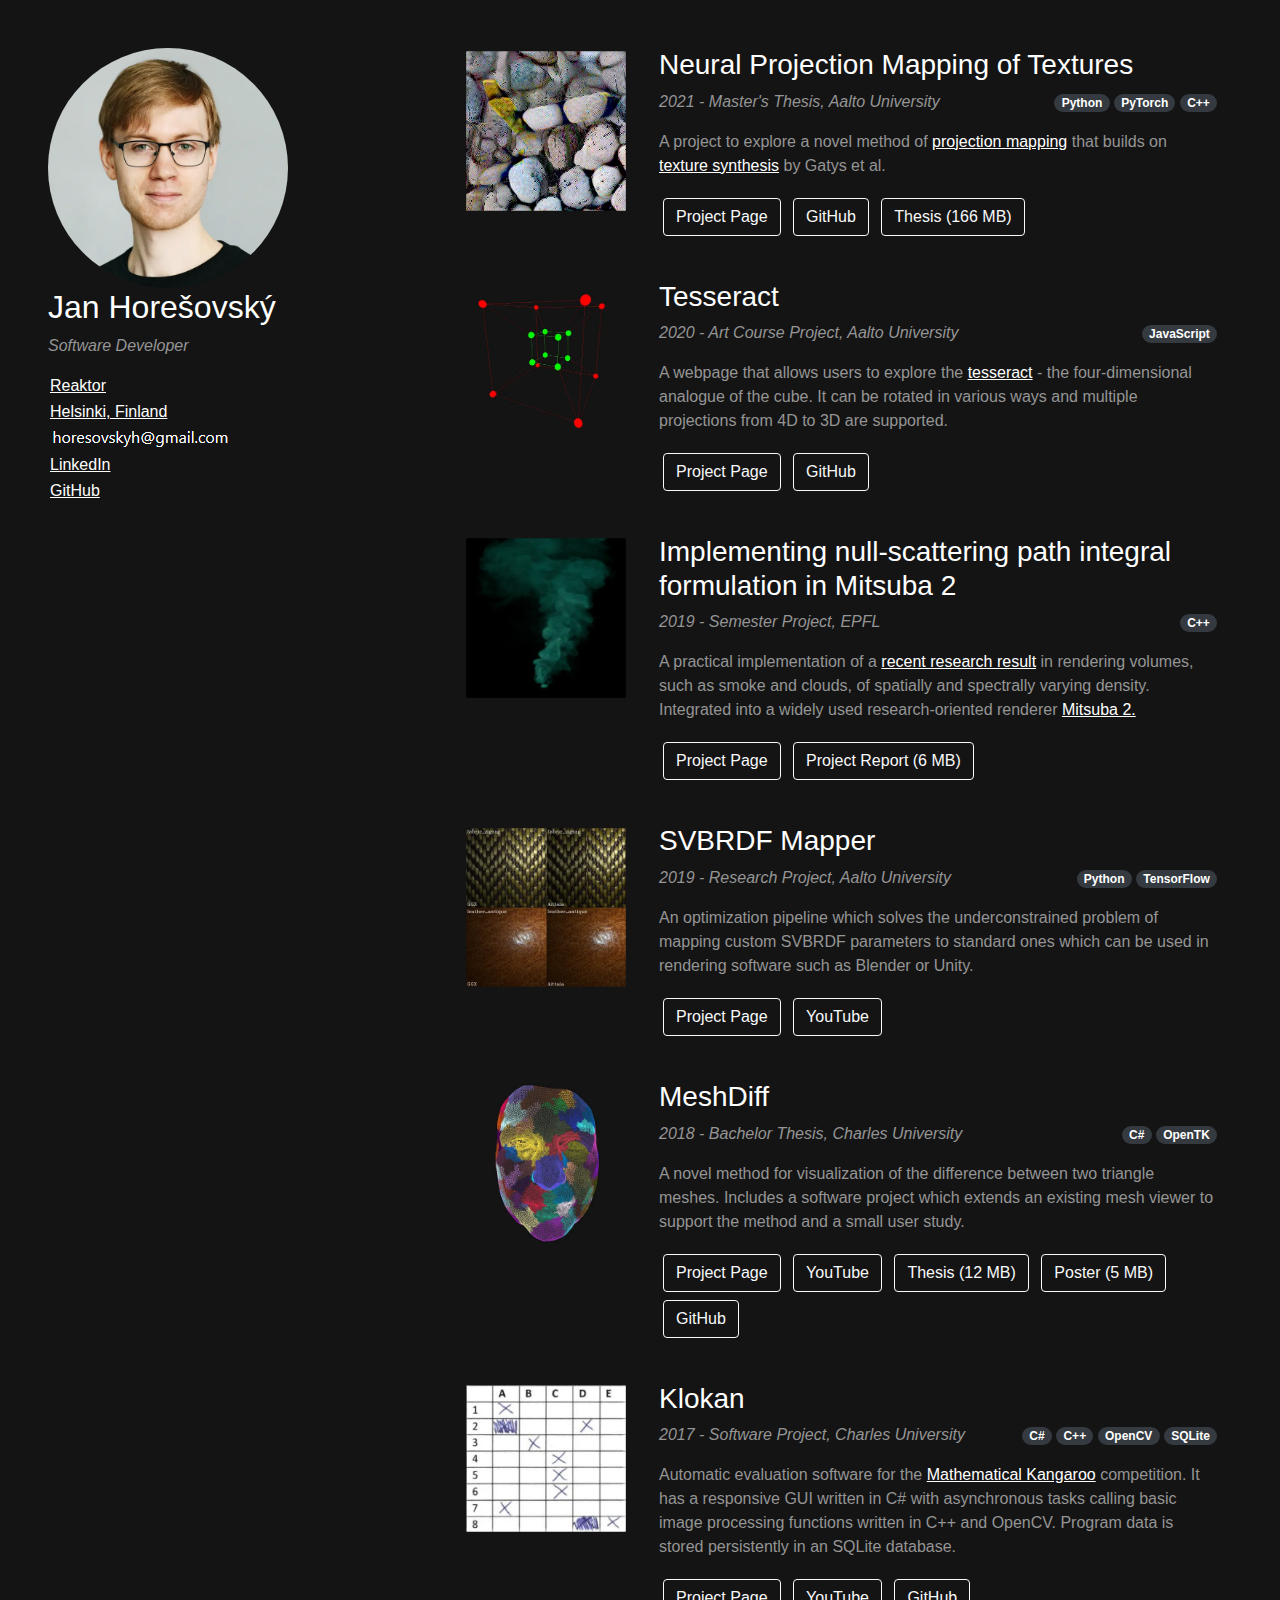
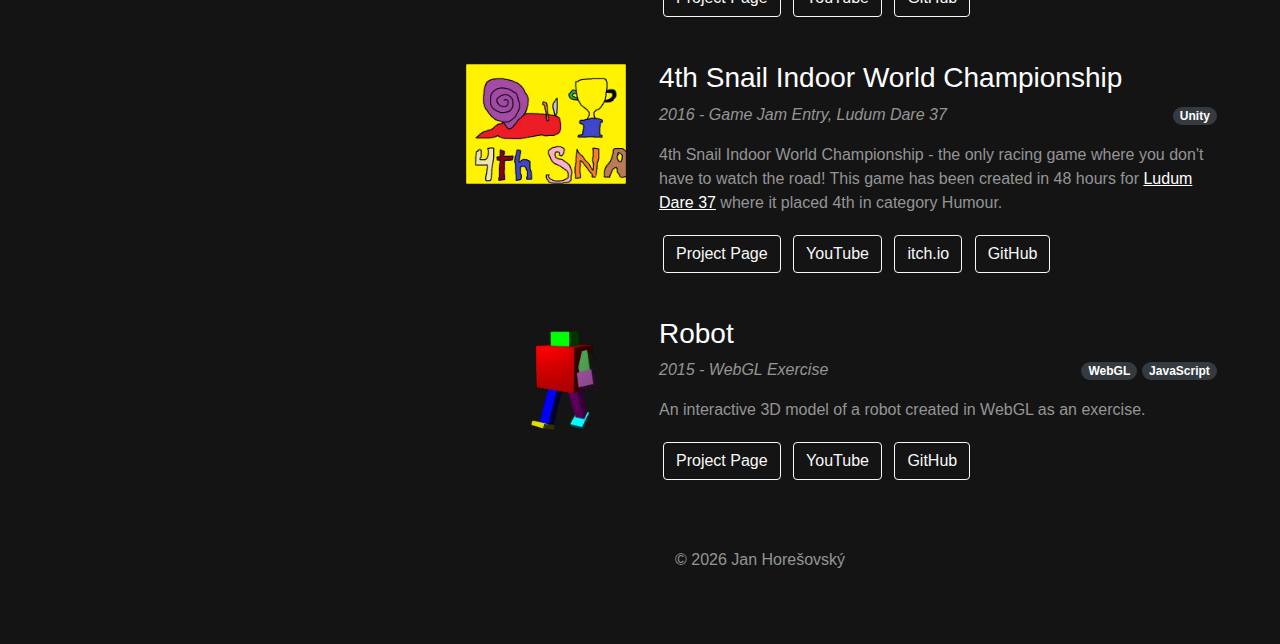
<file: index.html>
<!DOCTYPE html>
<html lang="en">
  <head>
    <!-- Required meta tags -->
    <meta charset="utf-8" />
    <meta
      name="viewport"
      content="width=device-width, initial-scale=1, shrink-to-fit=no"
    />

    <meta
      name="description"
      content="Jan Horesovsky - Software Developer - Portfolio"
    />

    <!-- Bootstrap CSS -->
    <link
      rel="stylesheet"
      href="https://stackpath.bootstrapcdn.com/bootstrap/4.4.1/css/bootstrap.min.css"
      integrity="sha384-Vkoo8x4CGsO3+Hhxv8T/Q5PaXtkKtu6ug5TOeNV6gBiFeWPGFN9MuhOf23Q9Ifjh"
      crossorigin="anonymous"
    />

    <!-- FontAwesome Icons -->
    <link
      rel="stylesheet"
      href="https://use.fontawesome.com/releases/v5.7.0/css/all.css"
      integrity="sha384-lZN37f5QGtY3VHgisS14W3ExzMWZxybE1SJSEsQp9S+oqd12jhcu+A56Ebc1zFSJ"
      crossorigin="anonymous"
    />

    <!-- custom CSS -->
    <link rel="stylesheet" href="css/common.css" />
    <link rel="stylesheet" href="css/portfolio.css" />

    <title>Jan Horešovský | Portfolio</title>
  </head>
  <body>
    <div class="container-fluid bg-primary side-bio p-5 p-lg-5">
      <div>
        <!-- can be centered vertically if needed -->
        <img
          class="img-profile rounded-circle"
          src="img/profile/624.webp"
          alt="Profile photo"
        />

        <h2 class="title-style">Jan Horešovský</h2>

        <p class=""><i>Software Developer</i></p>

        <p class="nospace">
          <i class="far fa-building logo-style"></i>
          <a href="https://www.reaktor.com/" target="_blank">Reaktor</a>
        </p>
        <p class="nospace">
          <i class="fas fa-map-marker-alt logo-style"></i>
          <a href="https://goo.gl/maps/bvJUQXJRMTak7jAx7" target="_blank">
            Helsinki, Finland
          </a>
        </p>
        <p class="nospace logo-style">
          <i class="fas fa-at"></i> <img src="img/extra_image.PNG" />
        </p>
        <p class="nospace">
          <i class="fab fa-linkedin logo-style"></i>
          <a
            href="https://www.linkedin.com/in/honzukka"
            class="mr-1"
            target="_blank"
          >
            LinkedIn
          </a>
        </p>
        <p class="nospace">
          <i class="fab fa-github logo-style"></i>
          <a href="https://github.com/honzukka" target="_blank">GitHub</a>
        </p>

        <p class="mt-3">
          <span class="project-pointer">
            <a
              href="#projects"
              class="btn btn-outline-light text-light unstyled m-1"
              role="button"
              >Projects <i class="fas fa-arrow-down"></i
            ></a>
          </span>
        </p>
      </div>
    </div>

    <div class="container-fluid bg-primary p-3 p-lg-5 mx-auto" id="projects">
      <div class="row m-0 mb-4 item-style mx-auto">
        <div class="col-sm-3 d-flex justify-content-end">
          <a href="https://github.com/honzukka/procam#procam">
            <img
              class="item-thumbnail rounded mb-3 ml-auto"
              src="img/procam/220.webp"
              alt="Procam thumbnail"
            />
          </a>
        </div>
        <div class="col-sm-9">
          <a href="https://github.com/honzukka/procam#procam" class="unstyled"
            ><h3 class="title-style">
              Neural Projection Mapping of Textures
            </h3></a
          >
          <div class="d-flex">
            <div class="mr-auto">
              <p><i>2021 - Master's Thesis, Aalto University</i></p>
            </div>
            <div>
              <p>
                <span class="badge badge-pill badge-dark">Python</span>
                <span class="badge badge-pill badge-dark">PyTorch</span>
                <span class="badge badge-pill badge-dark">C++</span>
              </p>
            </div>
          </div>

          <p>
            A project to explore a novel method of
            <a href="https://en.wikipedia.org/wiki/Projection_mapping"
              >projection mapping</a
            >
            that builds on
            <a href="https://arxiv.org/abs/1505.07376">texture synthesis</a> by
            Gatys et al.
          </p>
          <p>
            <a
              href="http://urn.fi/URN:NBN:fi:aalto-202106207443"
              class="btn btn-outline-light text-light unstyled m-1"
              role="button"
              >Project Page</a
            >
            <a
              href="https://github.com/honzukka/procam"
              class="btn btn-outline-light text-light unstyled m-1"
              role="button"
              ><i class="fab fa-github logo-style"></i> GitHub</a
            >
            <a
              href="https://github.com/honzukka/Masters-Thesis/releases/download/v1.0/sci_2021_horesovsky_jan.pdf"
              class="btn btn-outline-light text-light unstyled m-1"
              role="button"
              ><i class="far fa-file-pdf"></i> Thesis (166 MB)</a
            >
          </p>
        </div>
      </div>

      <div class="row m-0 mb-4 item-style mx-auto">
        <div class="col-sm-3 d-flex justify-content-end">
          <a href="tesseract_demo/index.html">
            <img
              class="item-thumbnail rounded mb-3 ml-auto"
              src="img/tesseract/400.webp"
              alt="Tesseract thumbnail"
            />
          </a>
        </div>
        <div class="col-sm-9">
          <a href="tesseract_demo/index.html" class="unstyled"
            ><h3 class="title-style">Tesseract</h3></a
          >
          <div class="d-flex">
            <div class="mr-auto">
              <p><i>2020 - Art Course Project, Aalto University</i></p>
            </div>
            <div>
              <p>
                <span class="badge badge-pill badge-dark">JavaScript</span>
              </p>
            </div>
          </div>

          <p>
            A webpage that allows users to explore the
            <a href="https://en.wikipedia.org/wiki/Tesseract">tesseract</a> -
            the four-dimensional analogue of the cube. It can be rotated in
            various ways and multiple projections from 4D to 3D are supported.
          </p>
          <p>
            <a
              href="tesseract_demo/index.html"
              class="btn btn-outline-light text-light unstyled m-1"
              role="button"
              >Project Page</a
            >
            <a
              href="https://github.com/honzukka/tesseract"
              class="btn btn-outline-light text-light unstyled m-1"
              role="button"
              ><i class="fab fa-github logo-style"></i> GitHub</a
            >
          </p>
        </div>
      </div>

      <div class="row m-0 mb-4 item-style mx-auto">
        <div class="col-sm-3 d-flex justify-content-end">
          <a href="null-scattering.html">
            <img
              class="item-thumbnail rounded mb-3 ml-auto"
              src="img/null_scattering/thumbnail/400.webp"
              alt="Null scattering thumbnail"
            />
          </a>
        </div>
        <div class="col-sm-9">
          <a href="null-scattering.html" class="unstyled"
            ><h3 class="title-style">
              Implementing null-scattering path integral formulation in Mitsuba
              2
            </h3></a
          >
          <div class="d-flex">
            <div class="mr-auto">
              <p><i>2019 - Semester Project, EPFL</i></p>
            </div>
            <div>
              <p>
                <span class="badge badge-pill badge-dark">C++</span>
              </p>
            </div>
          </div>

          <p>
            A practical implementation of a
            <a href="http://iliyan.com/publications/NullPathFormulation"
              >recent research result</a
            >
            in rendering volumes, such as smoke and clouds, of spatially and
            spectrally varying density. Integrated into a widely used
            research-oriented renderer
            <a href="https://www.mitsuba-renderer.org/">Mitsuba 2.</a>
          </p>
          <p>
            <a
              href="null-scattering.html"
              class="btn btn-outline-light text-light unstyled m-1"
              role="button"
              >Project Page</a
            >
            <a
              href="pdfs/null_scattering_project_report.pdf"
              class="btn btn-outline-light text-light unstyled m-1"
              role="button"
              ><i class="far fa-file-pdf"></i> Project Report (6 MB)</a
            >
          </p>
        </div>
      </div>

      <div class="row m-0 mb-4 item-style mx-auto">
        <div class="col-sm-3 d-flex justify-content-end">
          <a href="svbrdf-mapper.html">
            <img
              class="item-thumbnail rounded mb-3"
              src="img/svbrdf_mapper/thumbnail/400.webp"
              alt="SVBRDF Mapper thumbnail"
            />
          </a>
        </div>
        <div class="col-sm-9">
          <a href="svbrdf-mapper.html" class="unstyled"
            ><h3>SVBRDF Mapper</h3></a
          >
          <div class="d-flex">
            <div class="mr-auto">
              <p><i>2019 - Research Project, Aalto University</i></p>
            </div>
            <div>
              <p>
                <span class="badge badge-pill badge-dark">Python</span>
                <span class="badge badge-pill badge-dark">TensorFlow</span>
              </p>
            </div>
          </div>

          <p>
            An optimization pipeline which solves the underconstrained problem
            of mapping custom SVBRDF parameters to standard ones which can be
            used in rendering software such as Blender or Unity.
          </p>
          <p>
            <a
              href="svbrdf-mapper.html"
              class="btn btn-outline-light text-light unstyled m-1"
              role="button"
              >Project Page</a
            >
            <a
              href="https://youtu.be/vnJRswsbSrc"
              class="btn btn-outline-light text-light unstyled m-1"
              ><i class="fab fa-youtube"></i> YouTube</a
            >
          </p>
        </div>
      </div>

      <div class="row m-0 mb-4 item-style mx-auto">
        <div class="col-sm-3 d-flex justify-content-end">
          <a href="meshdiff.html">
            <img
              class="item-thumbnail rounded mb-3"
              src="img/meshdiff/thumbnail/400.webp"
              alt="MeshDiff thumbnail"
            />
          </a>
        </div>
        <div class="col-sm-9">
          <a href="meshdiff.html" class="unstyled"><h3>MeshDiff</h3></a>
          <div class="d-flex">
            <div class="mr-auto">
              <p><i>2018 - Bachelor Thesis, Charles University</i></p>
            </div>
            <div>
              <p>
                <span class="badge badge-pill badge-dark">C#</span>
                <span class="badge badge-pill badge-dark">OpenTK</span>
              </p>
            </div>
          </div>

          <p>
            A novel method for visualization of the difference between two
            triangle meshes. Includes a software project which extends an
            existing mesh viewer to support the method and a small user study.
          </p>
          <p>
            <a
              href="meshdiff.html"
              class="btn btn-outline-light text-light unstyled m-1"
              role="button"
              >Project Page</a
            >
            <a
              href="https://youtu.be/KeFpQf2SE9U"
              class="btn btn-outline-light text-light unstyled m-1"
              role="button"
              ><i class="fab fa-youtube"></i> YouTube</a
            >
            <a
              href="pdfs/meshdiff_thesis.pdf"
              class="btn btn-outline-light text-light unstyled m-1"
              role="button"
              ><i class="far fa-file-pdf"></i> Thesis (12 MB)</a
            >
            <a
              href="pdfs/meshdiff_poster.pdf"
              class="btn btn-outline-light text-light unstyled m-1"
              role="button"
              ><i class="far fa-file-pdf"></i> Poster (5 MB)</a
            >
            <a
              href="https://github.com/honzukka/Bachelor-Thesis"
              class="btn btn-outline-light text-light unstyled m-1"
              role="button"
              ><i class="fab fa-github logo-style"></i> GitHub</a
            >
          </p>
        </div>
      </div>

      <div class="row m-0 mb-4 item-style mx-auto">
        <div class="col-sm-3 d-flex justify-content-end">
          <a href="klokan.html">
            <img
              class="item-thumbnail rounded mb-3"
              src="img/klokan/thumbnail/388.webp"
              alt="Klokan thumbnail"
            />
          </a>
        </div>
        <div class="col-sm-9">
          <a href="klokan.html" class="unstyled"><h3>Klokan</h3></a>
          <div class="d-flex">
            <div class="mr-auto">
              <p><i>2017 - Software Project, Charles University</i></p>
            </div>
            <div>
              <p>
                <span class="badge badge-pill badge-dark">C#</span>
                <span class="badge badge-pill badge-dark">C++</span>
                <span class="badge badge-pill badge-dark">OpenCV</span>
                <span class="badge badge-pill badge-dark">SQLite</span>
              </p>
            </div>
          </div>

          <p>
            Automatic evaluation software for the
            <a href="https://en.wikipedia.org/wiki/Mathematical_Kangaroo"
              >Mathematical Kangaroo</a
            >
            competition. It has a responsive GUI written in C# with asynchronous
            tasks calling basic image processing functions written in C++ and
            OpenCV. Program data is stored persistently in an SQLite database.
          </p>

          <p>
            <a
              href="klokan.html"
              class="btn btn-outline-light text-light unstyled m-1"
              role="button"
              >Project Page</a
            >
            <a
              href="https://youtu.be/OJr7tX317p4"
              class="btn btn-outline-light text-light unstyled m-1"
              role="button"
              ><i class="fab fa-youtube"></i> YouTube</a
            >
            <a
              href="https://github.com/honzukka/Klokan"
              class="btn btn-outline-light text-light unstyled m-1"
              role="button"
              ><i class="fab fa-github logo-style"></i> GitHub</a
            >
          </p>
        </div>
      </div>

      <div class="row m-0 mb-4 item-style mx-auto">
        <div class="col-sm-3 d-flex justify-content-end">
          <a href="snails.html">
            <img
              class="item-thumbnail rounded mb-3"
              src="img/snails/thumbnail/400.webp"
              alt="4th Snail Indoor World Championship thumbnail"
            />
          </a>
        </div>
        <div class="col-sm-9">
          <a href="snails.html" class="unstyled"
            ><h3>4th Snail Indoor World Championship</h3></a
          >
          <div class="d-flex">
            <div class="mr-auto">
              <p><i>2016 - Game Jam Entry, Ludum Dare 37</i></p>
            </div>
            <div>
              <p>
                <span class="badge badge-pill badge-dark">Unity</span>
              </p>
            </div>
          </div>

          <p>
            4th Snail Indoor World Championship - the only racing game where you
            don't have to watch the road! This game has been created in 48 hours
            for
            <a
              href="http://ludumdare.com/compo/ludum-dare-37/?action=preview&uid=125173"
              >Ludum Dare 37</a
            >
            where it placed 4th in category Humour.
          </p>

          <p>
            <a
              href="snails.html"
              class="btn btn-outline-light text-light unstyled m-1"
              role="button"
              >Project Page</a
            >
            <a
              href="https://www.youtube.com/watch?v=midiJyHa_tI"
              class="btn btn-outline-light text-light unstyled m-1"
              role="button"
              ><i class="fab fa-youtube"></i> YouTube</a
            >
            <a
              href="https://hores.itch.io/4th-snail-indoor-world-championship"
              class="btn btn-outline-light text-light unstyled m-1"
              role="button"
              ><i class="fas fa-gamepad"></i> itch.io</a
            >
            <a
              href="https://github.com/honzukka/4thSnailIndoorWorldChampionship"
              class="btn btn-outline-light text-light unstyled m-1"
              role="button"
              ><i class="fab fa-github logo-style"></i> GitHub</a
            >
          </p>
        </div>
      </div>

      <div class="row m-0 mb-4 item-style mx-auto">
        <div class="col-sm-3 d-flex justify-content-end">
          <a href="robot.html">
            <img
              class="item-thumbnail rounded mb-3"
              src="img/robot/411.webp"
              alt="Robot thumbnail"
            />
          </a>
        </div>
        <div class="col-sm-9">
          <a href="robot.html" class="unstyled"><h3>Robot</h3></a>
          <div class="d-flex">
            <div class="mr-auto">
              <p><i>2015 - WebGL Exercise</i></p>
            </div>
            <div>
              <p>
                <span class="badge badge-pill badge-dark">WebGL</span>
                <span class="badge badge-pill badge-dark">JavaScript</span>
              </p>
            </div>
          </div>

          <p>
            An interactive 3D model of a robot created in WebGL as an exercise.
          </p>

          <p>
            <a
              href="robot.html"
              class="btn btn-outline-light text-light unstyled m-1"
              role="button"
              >Project Page</a
            >
            <a
              href="https://youtu.be/dj_ROftNkqU"
              class="btn btn-outline-light text-light unstyled m-1"
              role="button"
              ><i class="fab fa-youtube"></i> YouTube</a
            >
            <a
              href="https://github.com/honzukka/Robot"
              class="btn btn-outline-light text-light unstyled m-1"
              role="button"
              ><i class="fab fa-github logo-style"></i> GitHub</a
            >
          </p>
        </div>
      </div>

      <div class="row m-0 mb-4 item-style mx-auto">
        <div class="col-sm-3"></div>
        <div class="col-sm-9">
          <footer class="mt-4 mx-3">
            &copy; <span id="year">2020</span> Jan Horešovský
          </footer>
        </div>
      </div>
    </div>

    <script>
      document.getElementById("year").innerHTML = new Date().getFullYear();
    </script>
  </body>
</html>
</file>
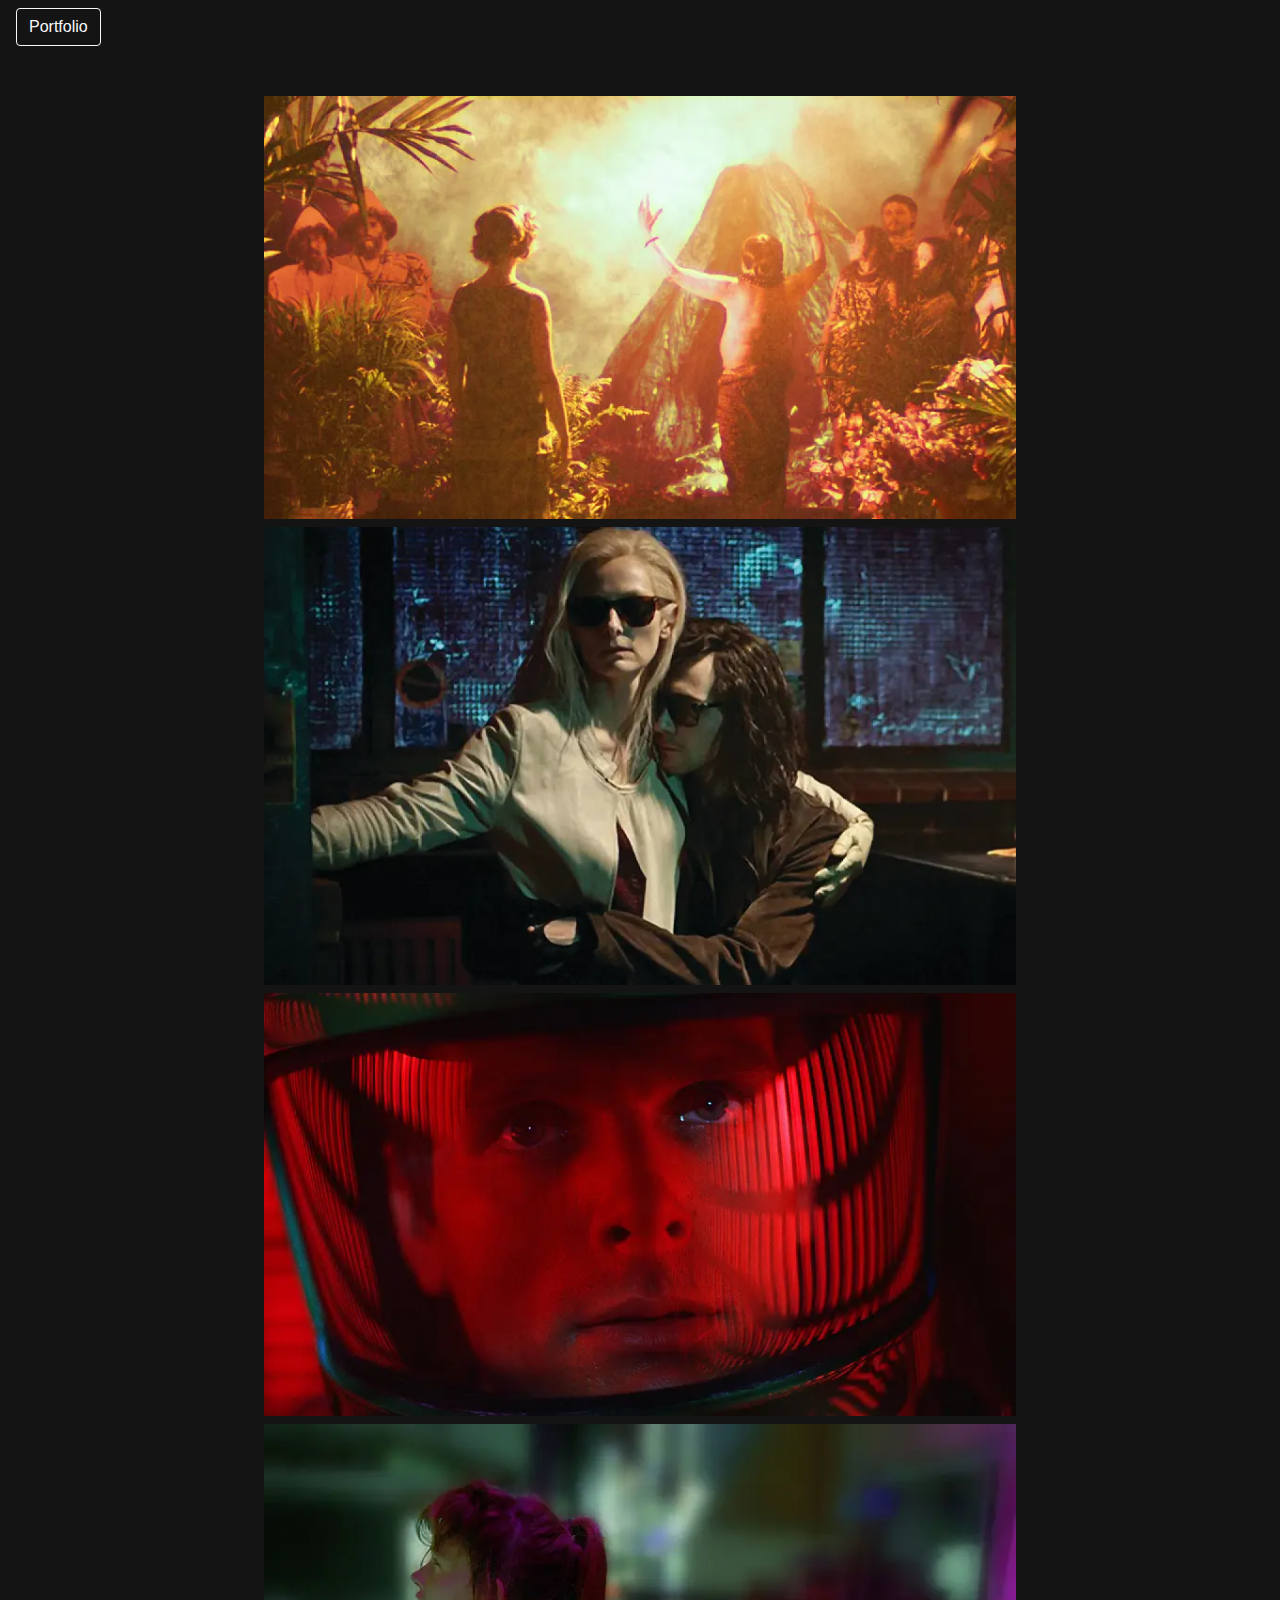
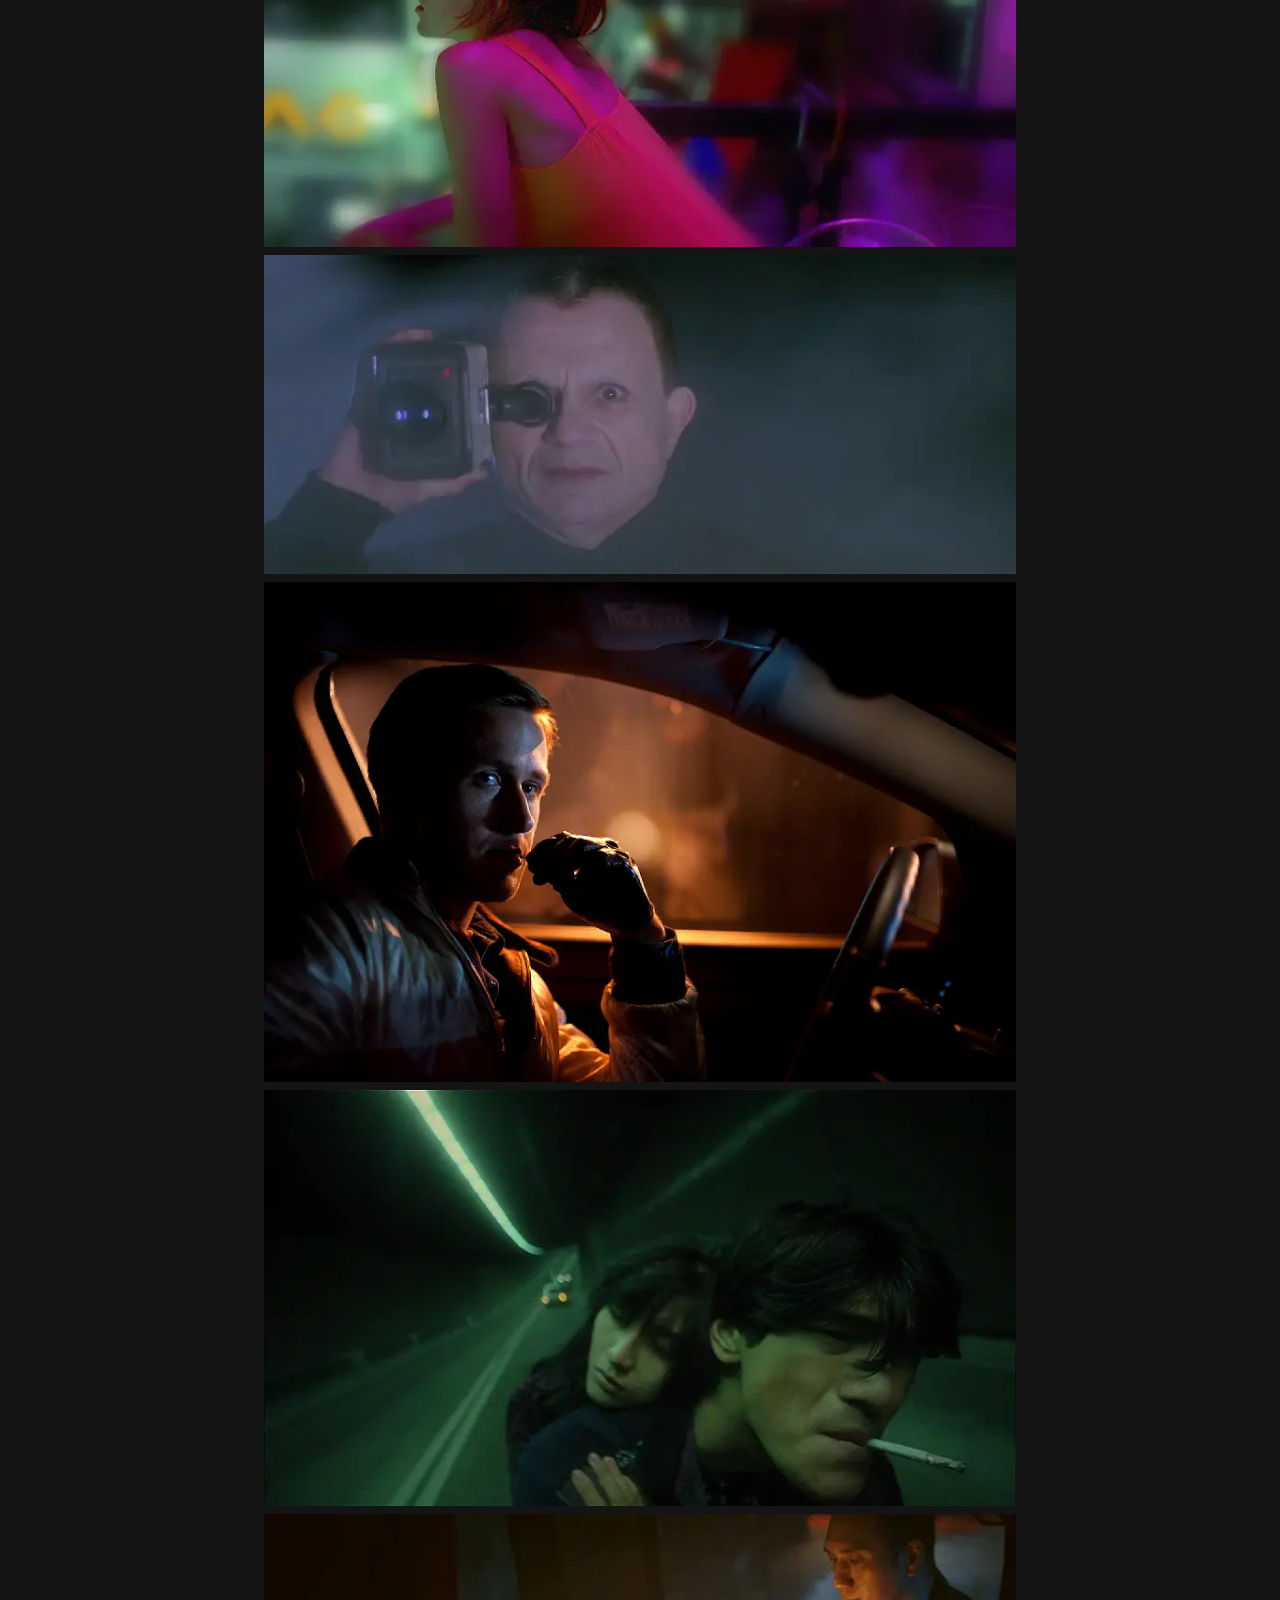
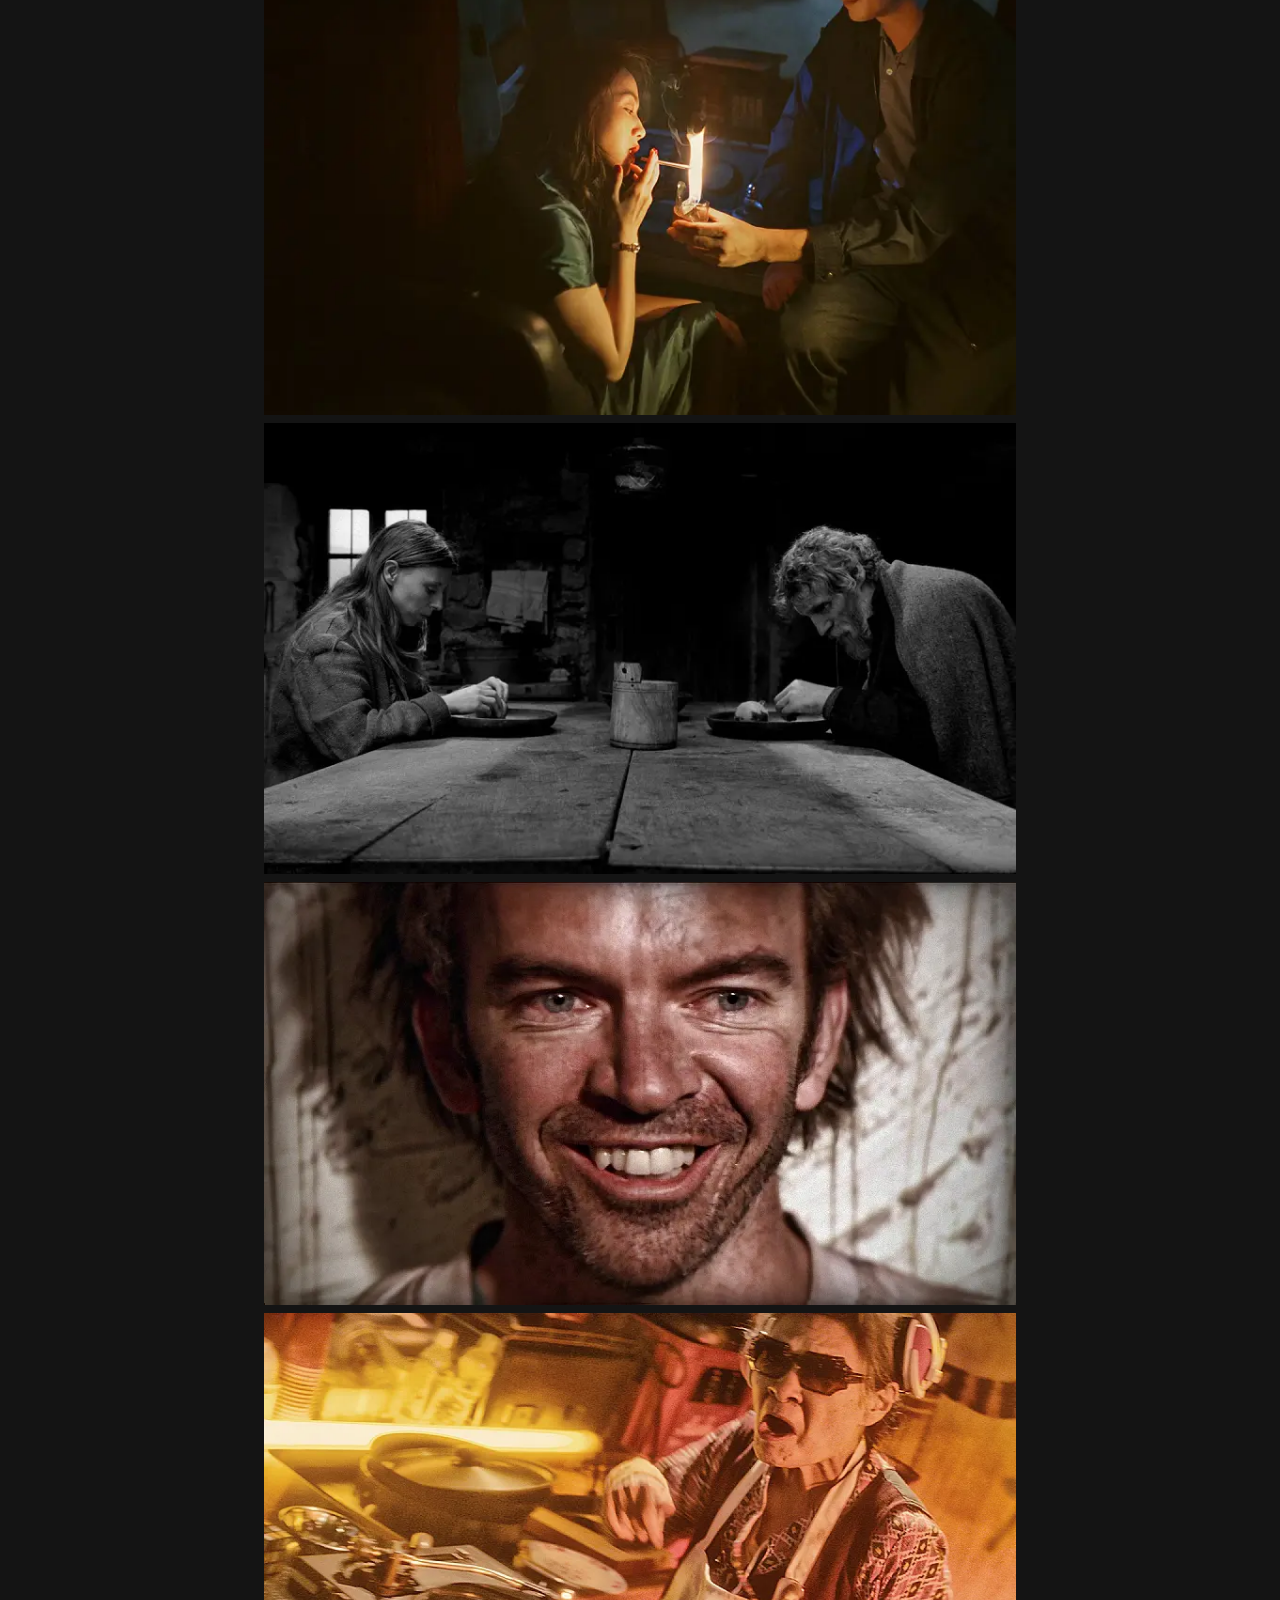
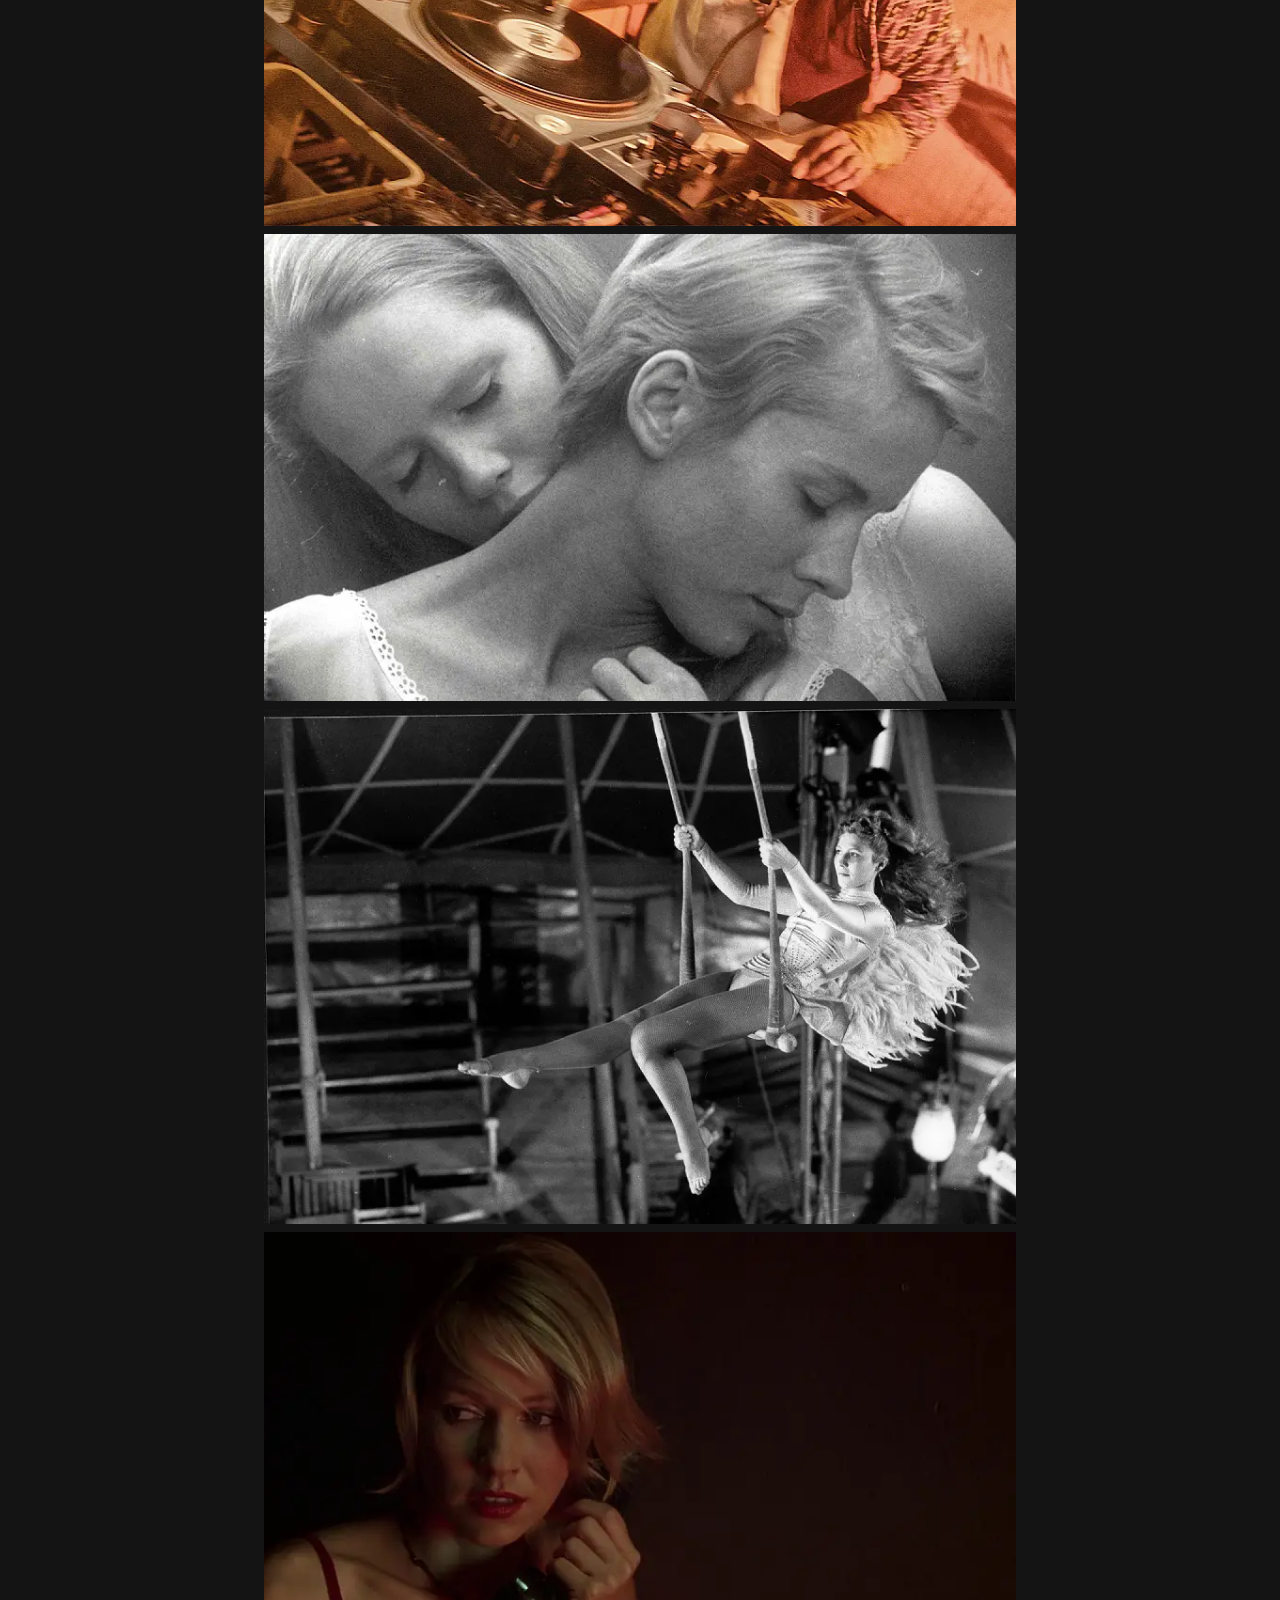
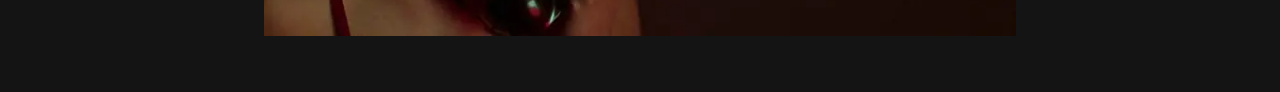
<file: inspiration.html>
<!DOCTYPE html>
<html lang="en">
  <head>
    <!-- Required meta tags -->
    <meta charset="utf-8" />
    <meta
      name="viewport"
      content="width=device-width, initial-scale=1, shrink-to-fit=no"
    />

    <!-- Bootstrap CSS -->
    <link
      rel="stylesheet"
      href="https://stackpath.bootstrapcdn.com/bootstrap/4.4.1/css/bootstrap.min.css"
      integrity="sha384-Vkoo8x4CGsO3+Hhxv8T/Q5PaXtkKtu6ug5TOeNV6gBiFeWPGFN9MuhOf23Q9Ifjh"
      crossorigin="anonymous"
    />

    <!-- FontAwesome Icons -->
    <link
      rel="stylesheet"
      href="https://use.fontawesome.com/releases/v5.7.0/css/all.css"
      integrity="sha384-lZN37f5QGtY3VHgisS14W3ExzMWZxybE1SJSEsQp9S+oqd12jhcu+A56Ebc1zFSJ"
      crossorigin="anonymous"
    />

    <!-- custom CSS -->
    <link rel="stylesheet" href="css/common.css" />
    <link rel="stylesheet" href="css/project_page.css" />

    <!-- jQuery -->
    <script
      src="https://code.jquery.com/jquery-3.4.1.slim.min.js"
      integrity="sha384-J6qa4849blE2+poT4WnyKhv5vZF5SrPo0iEjwBvKU7imGFAV0wwj1yYfoRSJoZ+n"
      crossorigin="anonymous"
    ></script>

    <title>Inspiration</title>
  </head>
  <body class="bg-primary">
    <div class="container-fluid resume-section p-3 p-lg-5 mx-auto">
      <nav class="navbar fixed-top navbar-custom">
        <a
          href="index.html"
          class="btn btn-outline-light text-light mb-3 unstyled"
          role="button"
        >
          <i class="fas fa-chevron-left"></i> Portfolio
        </a>
      </nav>

      <div class="page-content mx-auto">
        <div class="m-2 item text-center">
          <a href="https://www.imdb.com/title/tt3066630/">
            <img
              src="img/inspiration/forbidden_room/2700.webp"
              sizes="(min-width: 1400px) 50vw, (min-width: 800px) 60vw, 100vw"
              srcset="img/inspiration/forbidden_room/2700.webp 2700w,
                                     img/inspiration/forbidden_room/2000.webp 2000w,
                                     img/inspiration/forbidden_room/1600.webp 1600w,
                                     img/inspiration/forbidden_room/1200.webp 1200w,
                                     img/inspiration/forbidden_room/800.webp 800w,
                                     img/inspiration/forbidden_room/600.webp 600w
                                     img/inspiration/forbidden_room/400.webp 400w"
              alt="The Forbidden Room"
            />
          </a>
        </div>
        <div class="m-2 item text-center">
          <a href="https://www.imdb.com/title/tt1714915/">
            <img
              src="img/inspiration/only_lovers_left_alive/2000.webp"
              sizes="(min-width: 1400px) 50vw, (min-width: 800px) 60vw, 100vw"
              srcset="img/inspiration/only_lovers_left_alive/2000.webp 2000w,
                                     img/inspiration/only_lovers_left_alive/1600.webp 1600w,
                                     img/inspiration/only_lovers_left_alive/1200.webp 1200w,
                                     img/inspiration/only_lovers_left_alive/800.webp 800w,
                                     img/inspiration/only_lovers_left_alive/600.webp 600w
                                     img/inspiration/only_lovers_left_alive/400.webp 400w"
              alt="Only Lovers Left Alive"
            />
          </a>
        </div>
        <div class="m-2 item text-center">
          <a href="https://www.imdb.com/title/tt0062622/">
            <img
              src="img/inspiration/2001/2400.webp"
              sizes="(min-width: 1400px) 50vw, (min-width: 800px) 60vw, 100vw"
              srcset="img/inspiration/2001/2400.webp 2400w,
                                     img/inspiration/2001/2000.webp 2000w,
                                     img/inspiration/2001/1600.webp 1600w,
                                     img/inspiration/2001/1200.webp 1200w,
                                     img/inspiration/2001/800.webp 800w,
                                     img/inspiration/2001/600.webp 600w
                                     img/inspiration/2001/400.webp 400w"
              alt="2001: Space Odyssey"
            />
          </a>
        </div>
        <div class="m-2 item text-center">
          <a href="https://www.imdb.com/title/tt1191111/">
            <img
              src="img/inspiration/enter_the_void/2000.webp"
              sizes="(min-width: 1400px) 50vw, (min-width: 800px) 60vw, 100vw"
              srcset="img/inspiration/enter_the_void/2000.webp 2000w,
                                     img/inspiration/enter_the_void/1600.webp 1600w,
                                     img/inspiration/enter_the_void/1200.webp 1200w,
                                     img/inspiration/enter_the_void/800.webp 800w,
                                     img/inspiration/enter_the_void/600.webp 600w
                                     img/inspiration/enter_the_void/400.webp 400w"
              alt="Enter the Void"
            />
          </a>
        </div>
        <div class="m-2 item text-center">
          <a href="https://www.imdb.com/title/tt0116922/">
            <img
              src="img/inspiration/lost_highway/1280.webp"
              sizes="(min-width: 1400px) 50vw, (min-width: 800px) 60vw, 100vw"
              srcset="img/inspiration/lost_highway/1280.webp 1280w,
                                     img/inspiration/lost_highway/800.webp 800w,
                                     img/inspiration/lost_highway/600.webp 600w
                                     img/inspiration/lost_highway/400.webp 400w"
              alt="Lost Highway"
            />
          </a>
        </div>
        <div class="m-2 item text-center">
          <a href="https://www.imdb.com/title/tt0780504/">
            <img
              src="img/inspiration/drive/2800.webp"
              sizes="(min-width: 1400px) 50vw, (min-width: 800px) 60vw, 100vw"
              srcset="img/inspiration/drive/2800.webp 2800w
                                     img/inspiration/drive/2000.webp 2000w,
                                     img/inspiration/drive/1600.webp 1600w,
                                     img/inspiration/drive/1200.webp 1200w,
                                     img/inspiration/drive/800.webp 800w,
                                     img/inspiration/drive/600.webp 600w
                                     img/inspiration/drive/400.webp 400w"
              alt="Drive"
            />
          </a>
        </div>
        <div class="m-2 item text-center">
          <a href="https://www.imdb.com/title/tt0112913/">
            <img
              src="img/inspiration/fallen_angels/1777.webp"
              sizes="(min-width: 1400px) 50vw, (min-width: 800px) 60vw, 100vw"
              srcset="img/inspiration/fallen_angels/1777.webp 1777w,
                                     img/inspiration/fallen_angels/1200.webp 1200w,
                                     img/inspiration/fallen_angels/800.webp 800w,
                                     img/inspiration/fallen_angels/600.webp 600w
                                     img/inspiration/fallen_angels/400.webp 400w"
              alt="Fallen Angels"
            />
          </a>
        </div>
        <div class="m-2 item text-center">
          <a href="https://www.imdb.com/title/tt8185182/">
            <img
              src="img/inspiration/long_days_journey_into_night/1500.webp"
              sizes="(min-width: 1400px) 50vw, (min-width: 800px) 60vw, 100vw"
              srcset="img/inspiration/long_days_journey_into_night/1500.webp 1500w,
                                     img/inspiration/long_days_journey_into_night/1200.webp 1200w,
                                     img/inspiration/long_days_journey_into_night/800.webp 800w,
                                     img/inspiration/long_days_journey_into_night/600.webp 600w
                                     img/inspiration/long_days_journey_into_night/400.webp 400w"
              alt="Long Day's Journey Into Night"
            />
          </a>
        </div>
        <div class="m-2 item text-center">
          <a href="https://www.imdb.com/title/tt1316540/">
            <img
              src="img/inspiration/turin_horse/1200.webp"
              sizes="(min-width: 1400px) 50vw, (min-width: 800px) 60vw, 100vw"
              srcset="img/inspiration/turin_horse/1200.webp 1200w,
                                     img/inspiration/turin_horse/800.webp 800w,
                                     img/inspiration/turin_horse/600.webp 600w
                                     img/inspiration/turin_horse/400.webp 400w"
              alt="The Turin Horse"
            />
          </a>
        </div>
        <div class="m-2 item text-center">
          <a href="https://www.imdb.com/title/tt0106341/">
            <img
              src="img/inspiration/bad_boy_bubby/1920.webp"
              sizes="(min-width: 1400px) 50vw, (min-width: 800px) 60vw, 100vw"
              srcset="img/inspiration/bad_boy_bubby/1920.webp 1920w,
                                     img/inspiration/bad_boy_bubby/1600.webp 1600w,
                                     img/inspiration/bad_boy_bubby/1200.webp 1200w,
                                     img/inspiration/bad_boy_bubby/800.webp 800w,
                                     img/inspiration/bad_boy_bubby/600.webp 600w
                                     img/inspiration/bad_boy_bubby/400.webp 400w"
              alt="Bad Boy Bubby"
            />
          </a>
        </div>
        <div class="m-2 item text-center">
          <a href="https://www.imdb.com/title/tt2808986/">
            <img
              src="img/inspiration/tokyo_tribe/2048.webp"
              sizes="(min-width: 1400px) 50vw, (min-width: 800px) 60vw, 100vw"
              srcset="img/inspiration/tokyo_tribe/2048.webp 2048w,
                                     img/inspiration/tokyo_tribe/1600.webp 1600w,
                                     img/inspiration/tokyo_tribe/1200.webp 1200w,
                                     img/inspiration/tokyo_tribe/800.webp 800w,
                                     img/inspiration/tokyo_tribe/600.webp 600w
                                     img/inspiration/tokyo_tribe/400.webp 400w"
              alt="Tokyo Tribe"
            />
          </a>
        </div>
        <div class="m-2 item text-center">
          <a href="https://www.imdb.com/title/tt0060827/">
            <img
              src="img/inspiration/persona/2050.webp"
              sizes="(min-width: 1400px) 50vw, (min-width: 800px) 60vw, 100vw"
              srcset="img/inspiration/persona/2050.webp 2050w,
                                     img/inspiration/persona/1600.webp 1600w,
                                     img/inspiration/persona/1200.webp 1200w,
                                     img/inspiration/persona/800.webp 800w,
                                     img/inspiration/persona/600.webp 600w
                                     img/inspiration/persona/400.webp 400w"
              alt="Persona"
            />
          </a>
        </div>
        <div class="m-2 item text-center">
          <a href="https://www.imdb.com/title/tt0093191/">
            <img
              src="img/inspiration/wings_of_desire/2084.webp"
              sizes="(min-width: 1400px) 50vw, (min-width: 800px) 60vw, 100vw"
              srcset="img/inspiration/wings_of_desire/2084.webp 2084w,
                                     img/inspiration/wings_of_desire/1600.webp 1600w,
                                     img/inspiration/wings_of_desire/1200.webp 1200w,
                                     img/inspiration/wings_of_desire/800.webp 800w,
                                     img/inspiration/wings_of_desire/600.webp 600w
                                     img/inspiration/wings_of_desire/400.webp 400w"
              alt="Wings of Desire"
            />
          </a>
        </div>
        <div class="m-2 item text-center">
          <a href="https://www.imdb.com/title/tt0166924/">
            <img
              src="img/inspiration/mulholland_drive/1280.webp"
              sizes="(min-width: 1400px) 50vw, (min-width: 800px) 60vw, 100vw"
              srcset="img/inspiration/mulholland_drive/1280.webp 1280w,
                                     img/inspiration/mulholland_drive/800.webp 800w,
                                     img/inspiration/mulholland_drive/600.webp 600w
                                     img/inspiration/mulholland_drive/400.webp 400w"
              alt="Mulholland Drive"
            />
          </a>
        </div>
      </div>
    </div>

    <script>
      // randomize the order of items
      var items = $(".item");
      for (var i = 0; i < items.length; i++) {
        var target = Math.floor(Math.random() * items.length - 1) + 1;
        var target2 = Math.floor(Math.random() * items.length - 1) + 1;
        items.eq(target).before(items.eq(target2));
      }
    </script>
  </body>
</html>
</file>
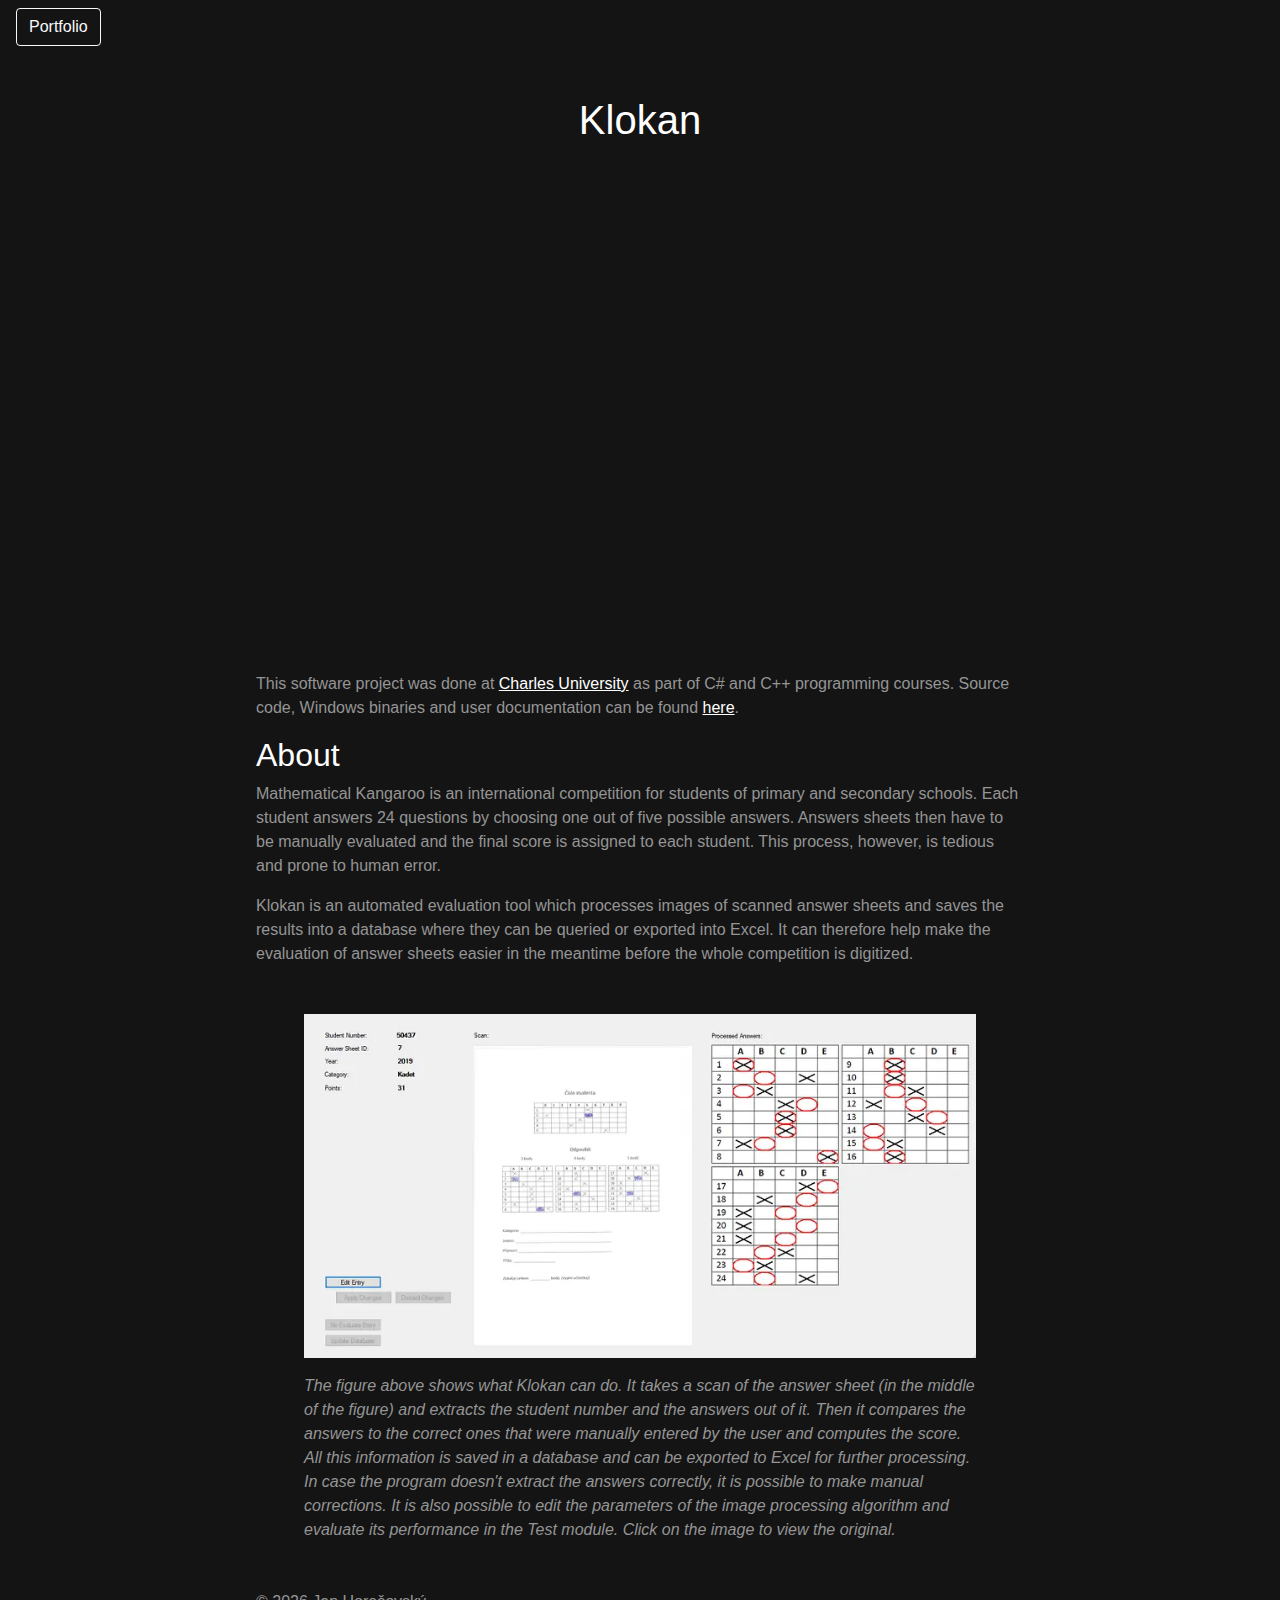
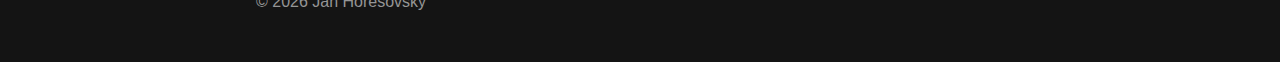
<file: klokan.html>
<!DOCTYPE html>
<html lang="en">
  <head>
    <!-- Required meta tags -->
    <meta charset="utf-8" />
    <meta
      name="viewport"
      content="width=device-width, initial-scale=1, shrink-to-fit=no"
    />

    <!-- Bootstrap CSS -->
    <link
      rel="stylesheet"
      href="https://stackpath.bootstrapcdn.com/bootstrap/4.4.1/css/bootstrap.min.css"
      integrity="sha384-Vkoo8x4CGsO3+Hhxv8T/Q5PaXtkKtu6ug5TOeNV6gBiFeWPGFN9MuhOf23Q9Ifjh"
      crossorigin="anonymous"
    />

    <!-- FontAwesome Icons -->
    <link
      rel="stylesheet"
      href="https://use.fontawesome.com/releases/v5.7.0/css/all.css"
      integrity="sha384-lZN37f5QGtY3VHgisS14W3ExzMWZxybE1SJSEsQp9S+oqd12jhcu+A56Ebc1zFSJ"
      crossorigin="anonymous"
    />

    <!-- custom CSS -->
    <link rel="stylesheet" href="css/common.css" />
    <link rel="stylesheet" href="css/project_page.css" />

    <title>Klokan</title>
  </head>
  <body class="bg-primary">
    <div class="container-fluid resume-section p-3 p-lg-5 mx-auto">
      <nav class="navbar fixed-top navbar-custom">
        <a
          href="index.html"
          class="btn btn-outline-light text-light mb-3 unstyled"
          role="button"
        >
          <i class="fas fa-chevron-left"></i> Portfolio
        </a>
      </nav>

      <div class="page-content mx-auto">
        <h1 class="text-center title-style mb-4">Klokan</h1>

        <div
          class="
            embed-responsive embed-responsive-16by9
            m-5
            youtube-embed
            mx-auto
          "
          id="title-video"
        >
          <iframe
            width="560"
            height="315"
            src="https://www.youtube.com/embed/OJr7tX317p4"
            frameborder="0"
            allow="accelerometer; autoplay; encrypted-media; gyroscope; picture-in-picture"
            allowfullscreen
          ></iframe>
        </div>

        <p>
          This software project was done at
          <a href="https://www.mff.cuni.cz/en">Charles University</a> as part of
          C# and C++ programming courses. Source code, Windows binaries and user
          documentation can be found
          <a href="https://github.com/honzukka/Klokan">here</a>.
        </p>

        <h2 class="title-style">About</h2>

        <p>
          Mathematical Kangaroo is an international competition for students of
          primary and secondary schools. Each student answers 24 questions by
          choosing one out of five possible answers. Answers sheets then have to
          be manually evaluated and the final score is assigned to each student.
          This process, however, is tedious and prone to human error.
        </p>

        <p>
          Klokan is an automated evaluation tool which processes images of
          scanned answer sheets and saves the results into a database where they
          can be queried or exported into Excel. It can therefore help make the
          evaluation of answer sheets easier in the meantime before the whole
          competition is digitized.
        </p>

        <div class="m-5 text-center">
          <a href="img/klokan/illustration/original.PNG">
            <img
              src="img/klokan/illustration/1913.webp"
              sizes="(min-width: 1400px) 50vw, (min-width: 800px) 60vw, 100vw"
              srcset="
                img/klokan/illustration/1913.webp 1913w,
                img/klokan/illustration/1600.webp 1600w,
                img/klokan/illustration/1200.webp 1200w,
                img/klokan/illustration/800.webp   800w,
                img/klokan/illustration/600.webp   600w,
                img/klokan/illustration/400.webp   400w
              "
              alt="Illustration of what Klokan can do"
            />
          </a>
          <p class="mt-3 text-left">
            <i
              >The figure above shows what Klokan can do. It takes a scan of the
              answer sheet (in the middle of the figure) and extracts the
              student number and the answers out of it. Then it compares the
              answers to the correct ones that were manually entered by the user
              and computes the score. All this information is saved in a
              database and can be exported to Excel for further processing. In
              case the program doesn't extract the answers correctly, it is
              possible to make manual corrections. It is also possible to edit
              the parameters of the image processing algorithm and evaluate its
              performance in the Test module. Click on the image to view the
              original.</i
            >
          </p>
        </div>

        <footer class="mt-4">
          &copy; <span id="year">2020</span> Jan Horešovský
        </footer>
      </div>
    </div>

    <script>
      document.getElementById("year").innerHTML = new Date().getFullYear();
    </script>
  </body>
</html>
</file>
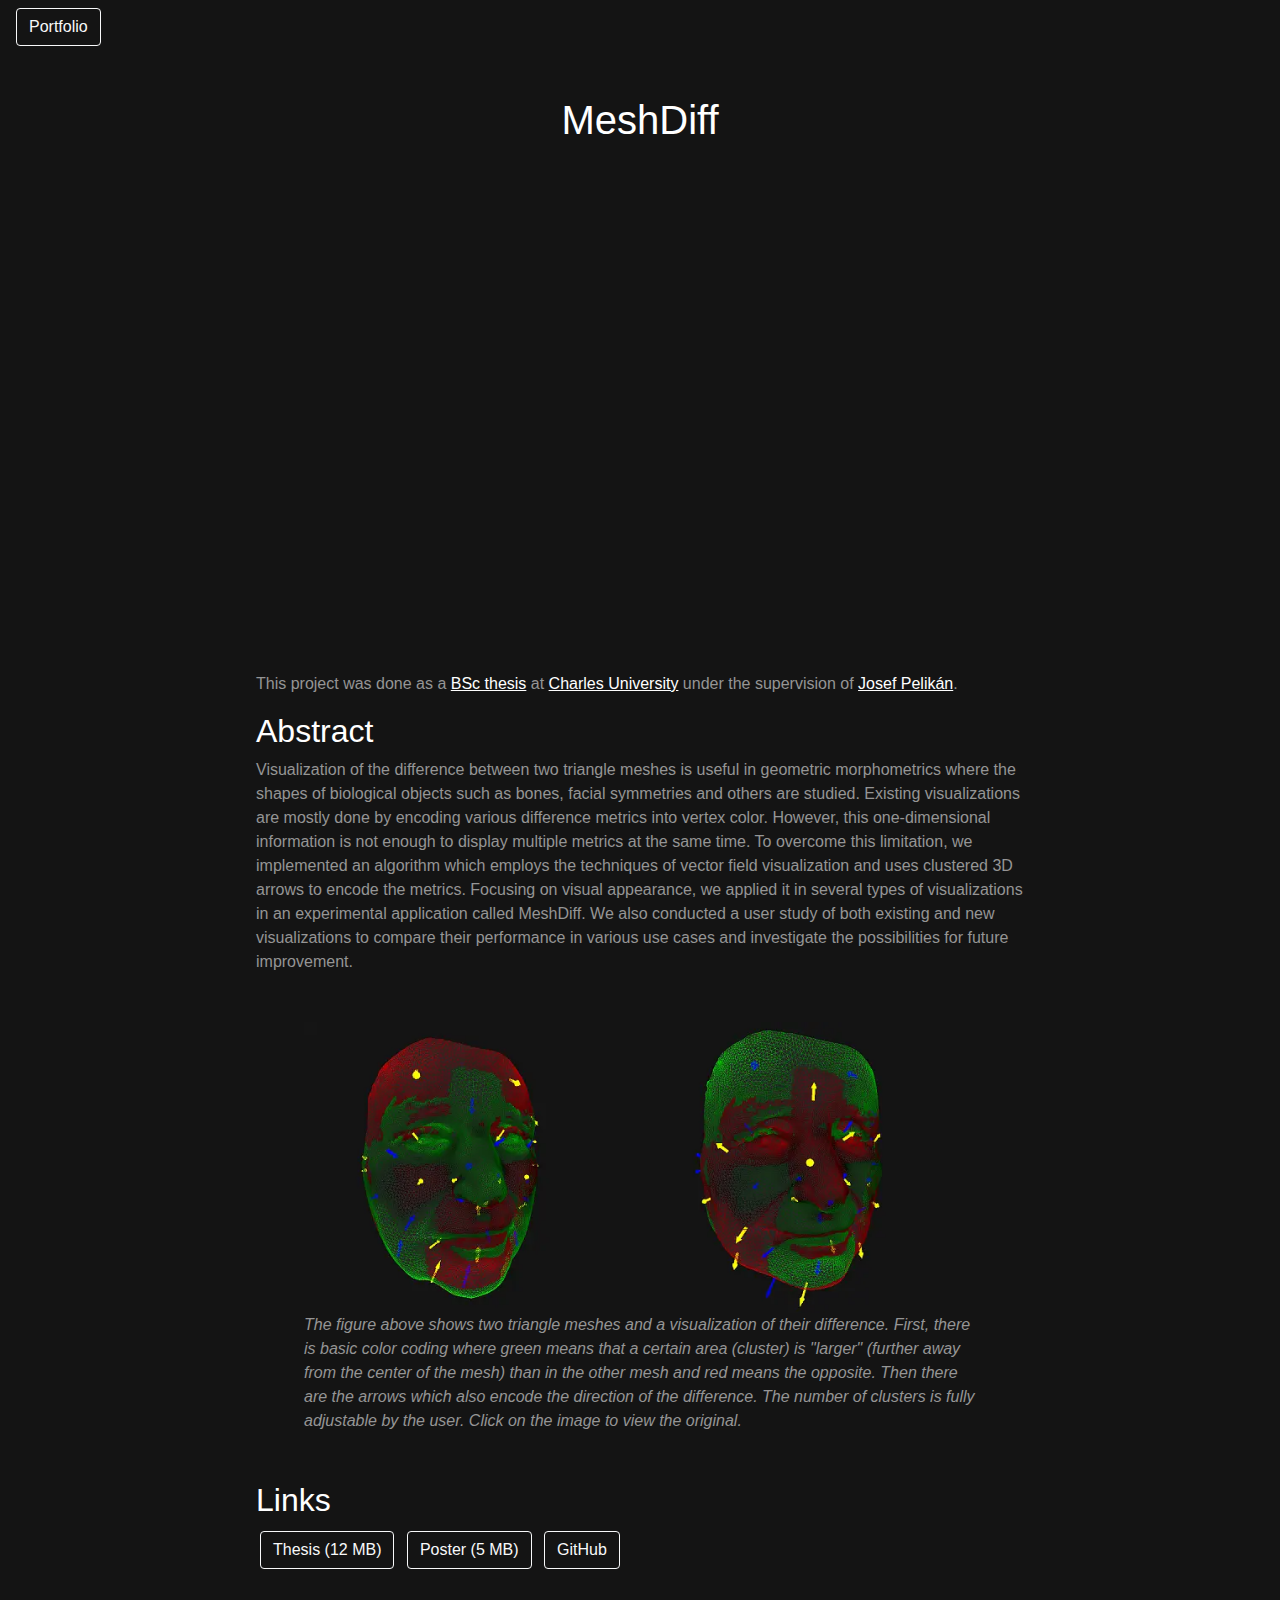
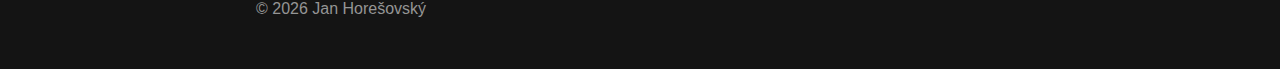
<file: meshdiff.html>
<!DOCTYPE html>
<html lang="en">
  <head>
    <!-- Required meta tags -->
    <meta charset="utf-8" />
    <meta
      name="viewport"
      content="width=device-width, initial-scale=1, shrink-to-fit=no"
    />

    <!-- Bootstrap CSS -->
    <link
      rel="stylesheet"
      href="https://stackpath.bootstrapcdn.com/bootstrap/4.4.1/css/bootstrap.min.css"
      integrity="sha384-Vkoo8x4CGsO3+Hhxv8T/Q5PaXtkKtu6ug5TOeNV6gBiFeWPGFN9MuhOf23Q9Ifjh"
      crossorigin="anonymous"
    />

    <!-- FontAwesome Icons -->
    <link
      rel="stylesheet"
      href="https://use.fontawesome.com/releases/v5.7.0/css/all.css"
      integrity="sha384-lZN37f5QGtY3VHgisS14W3ExzMWZxybE1SJSEsQp9S+oqd12jhcu+A56Ebc1zFSJ"
      crossorigin="anonymous"
    />

    <!-- custom CSS -->
    <link rel="stylesheet" href="css/common.css" />
    <link rel="stylesheet" href="css/project_page.css" />

    <title>MeshDiff</title>
  </head>
  <body class="bg-primary">
    <div class="container-fluid resume-section p-3 p-lg-5 mx-auto">
      <nav class="navbar fixed-top navbar-custom">
        <a
          href="index.html"
          class="btn btn-outline-light text-light mb-3 unstyled"
          role="button"
        >
          <i class="fas fa-chevron-left"></i> Portfolio
        </a>
      </nav>

      <div class="page-content mx-auto">
        <h1 class="text-center title-style mb-4">MeshDiff</h1>

        <div
          class="
            embed-responsive embed-responsive-16by9
            m-5
            youtube-embed
            mx-auto
          "
          id="title-video"
        >
          <iframe
            width="560"
            height="315"
            src="https://www.youtube.com/embed/KeFpQf2SE9U"
            frameborder="0"
            allow="accelerometer; autoplay; encrypted-media; gyroscope; picture-in-picture"
            allowfullscreen
          ></iframe>
        </div>

        <p>
          This project was done as a
          <a href="https://dspace.cuni.cz/handle/20.500.11956/100950"
            >BSc thesis</a
          >
          at <a href="https://www.mff.cuni.cz/en">Charles University</a> under
          the supervision of
          <a href="https://cgg.mff.cuni.cz/~pepca/">Josef Pelikán</a>.
        </p>

        <h2 class="title-style">Abstract</h2>

        <p>
          Visualization of the difference between two triangle meshes is useful
          in geometric morphometrics where the shapes of biological objects such
          as bones, facial symmetries and others are studied. Existing
          visualizations are mostly done by encoding various difference metrics
          into vertex color. However, this one-dimensional information is not
          enough to display multiple metrics at the same time. To overcome this
          limitation, we implemented an algorithm which employs the techniques
          of vector field visualization and uses clustered 3D arrows to encode
          the metrics. Focusing on visual appearance, we applied it in several
          types of visualizations in an experimental application called
          MeshDiff. We also conducted a user study of both existing and new
          visualizations to compare their performance in various use cases and
          investigate the possibilities for future improvement.
        </p>

        <div class="m-5 text-center">
          <a href="img/meshdiff/illustration/original.png">
            <img
              src="img/meshdiff/illustration/1846.webp"
              sizes="(min-width: 1400px) 50vw, (min-width: 800px) 60vw, 100vw"
              srcset="
                img/meshdiff/illustration/1846.webp 1846w,
                img/meshdiff/illustration/1600.webp 1600w,
                img/meshdiff/illustration/1200.webp 1200w,
                img/meshdiff/illustration/800.webp   800w,
                img/meshdiff/illustration/600.webp   600w,
                img/meshdiff/illustration/400.webp   400w
              "
              alt="Visualization of the difference between two triangle meshes."
            />
          </a>
          <p class="text-left">
            <i
              >The figure above shows two triangle meshes and a visualization of
              their difference. First, there is basic color coding where green
              means that a certain area (cluster) is "larger" (further away from
              the center of the mesh) than in the other mesh and red means the
              opposite. Then there are the arrows which also encode the
              direction of the difference. The number of clusters is fully
              adjustable by the user. Click on the image to view the
              original.</i
            >
          </p>
        </div>

        <h2 class="title-style">Links</h2>

        <p>
          <a
            href="pdfs/meshdiff_thesis.pdf"
            class="btn btn-outline-light text-light unstyled m-1"
            role="button"
            ><i class="far fa-file-pdf"></i> Thesis (12 MB)</a
          >
          <a
            href="pdfs/meshdiff_poster.pdf"
            class="btn btn-outline-light text-light unstyled m-1"
            role="button"
            ><i class="far fa-file-pdf"></i> Poster (5 MB)</a
          >
          <a
            href="https://github.com/honzukka/Bachelor-Thesis"
            class="btn btn-outline-light text-light unstyled m-1"
            role="button"
            ><i class="fab fa-github logo-style"></i> GitHub</a
          >
        </p>

        <footer class="mt-4">
          &copy; <span id="year">2020</span> Jan Horešovský
        </footer>
      </div>
    </div>

    <script>
      document.getElementById("year").innerHTML = new Date().getFullYear();
    </script>
  </body>
</html>
</file>
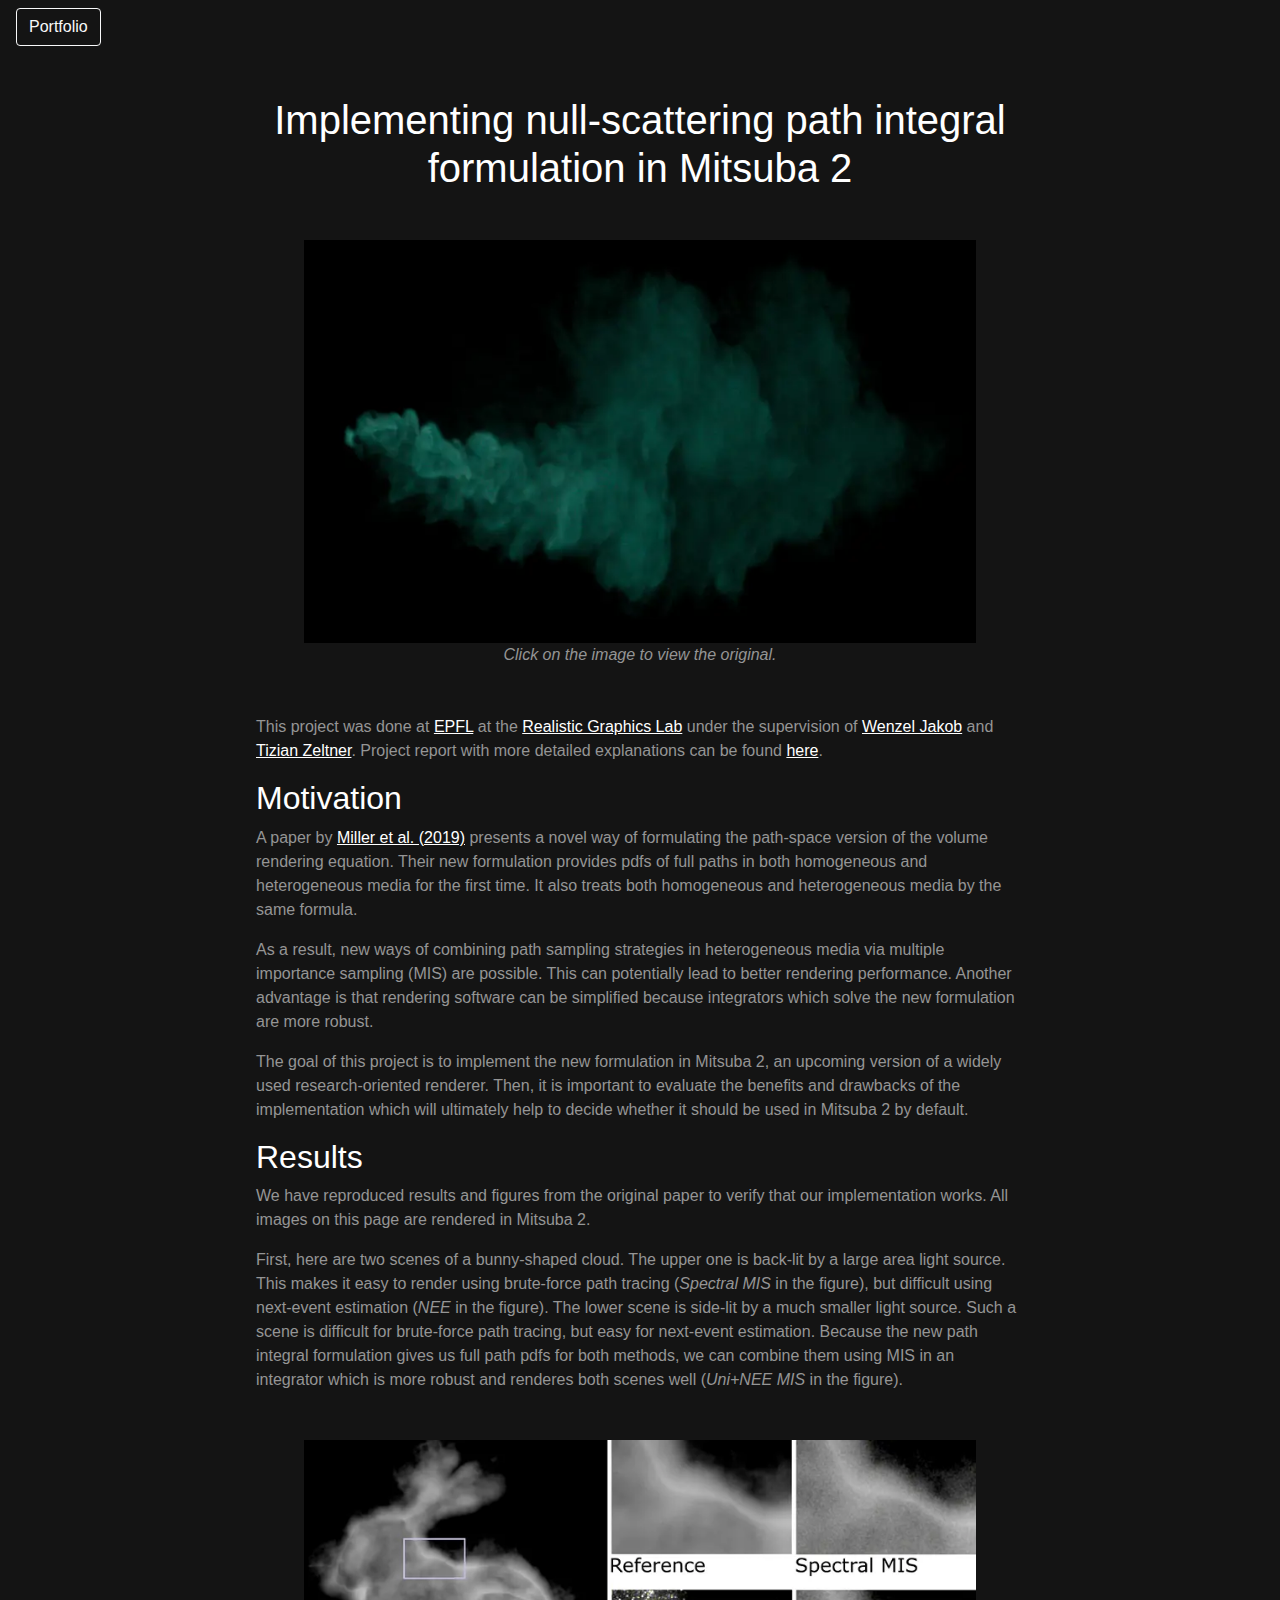
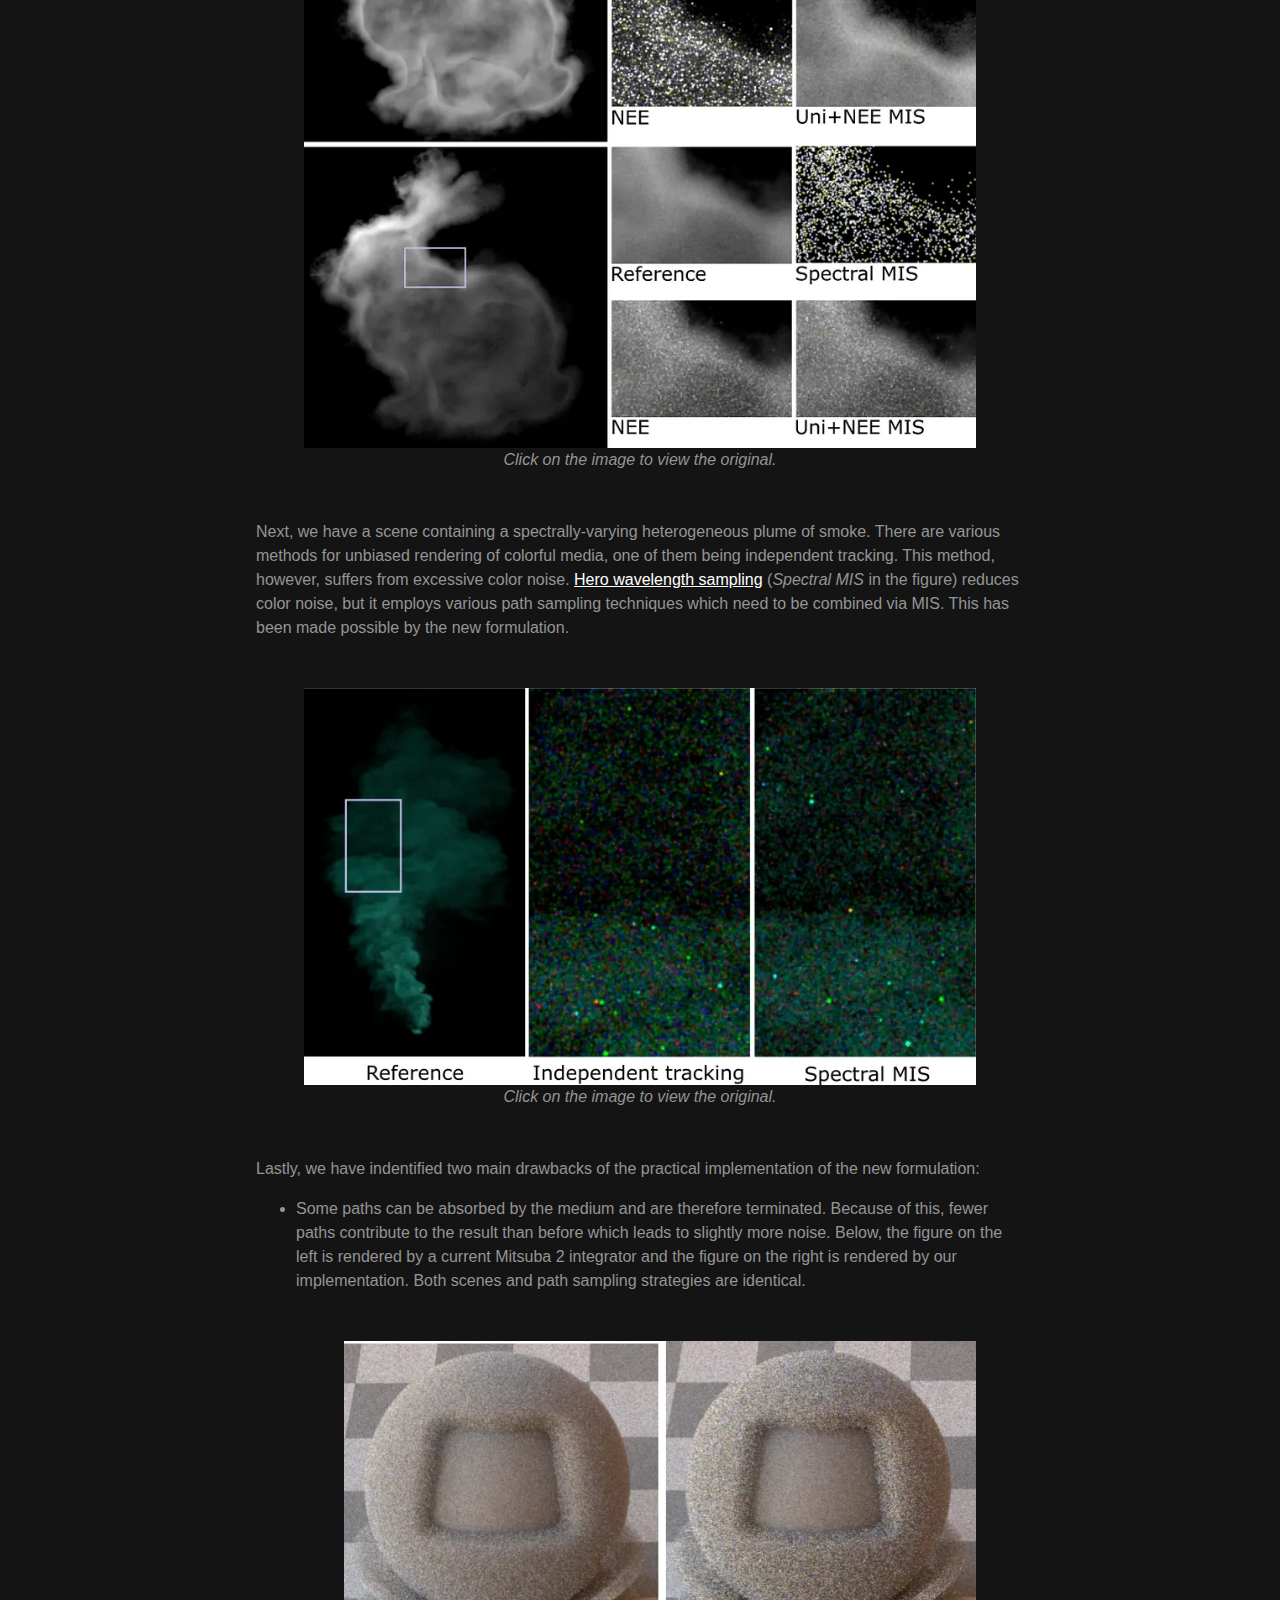
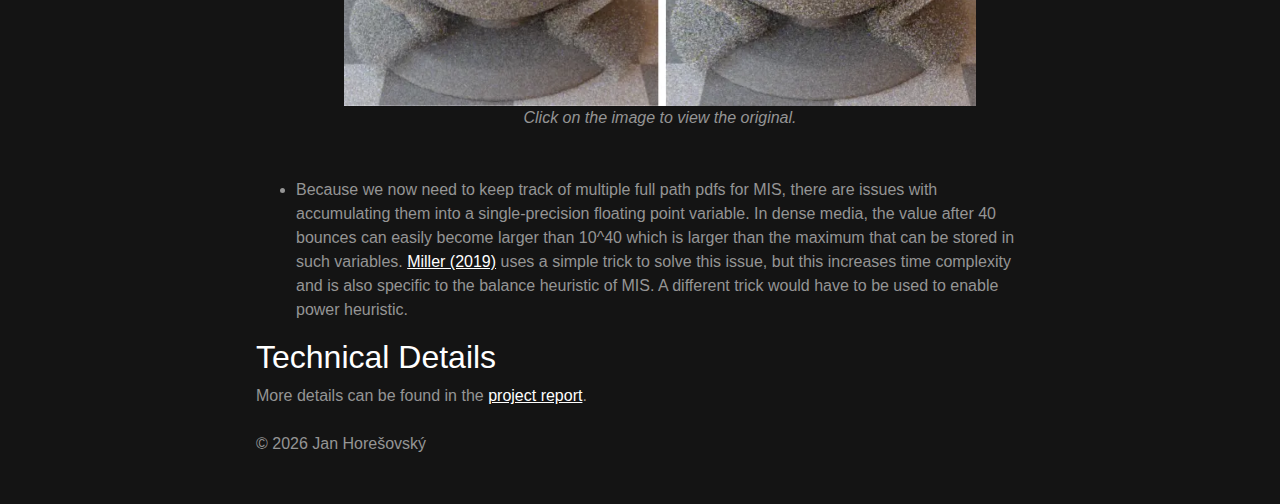
<file: null-scattering.html>
<!DOCTYPE html>
<html lang="en">
  <head>
    <!-- Required meta tags -->
    <meta charset="utf-8" />
    <meta
      name="viewport"
      content="width=device-width, initial-scale=1, shrink-to-fit=no"
    />

    <!-- Bootstrap CSS -->
    <link
      rel="stylesheet"
      href="https://stackpath.bootstrapcdn.com/bootstrap/4.4.1/css/bootstrap.min.css"
      integrity="sha384-Vkoo8x4CGsO3+Hhxv8T/Q5PaXtkKtu6ug5TOeNV6gBiFeWPGFN9MuhOf23Q9Ifjh"
      crossorigin="anonymous"
    />

    <!-- FontAwesome Icons -->
    <link
      rel="stylesheet"
      href="https://use.fontawesome.com/releases/v5.7.0/css/all.css"
      integrity="sha384-lZN37f5QGtY3VHgisS14W3ExzMWZxybE1SJSEsQp9S+oqd12jhcu+A56Ebc1zFSJ"
      crossorigin="anonymous"
    />

    <!-- custom CSS -->
    <link rel="stylesheet" href="css/common.css" />
    <link rel="stylesheet" href="css/project_page.css" />

    <title>Null-scattering</title>
  </head>
  <body class="bg-primary">
    <div class="container-fluid resume-section p-3 p-lg-5 mx-auto">
      <nav class="navbar fixed-top navbar-custom">
        <a
          href="index.html"
          class="btn btn-outline-light text-light mb-3 unstyled"
          role="button"
        >
          <i class="fas fa-chevron-left"></i> Portfolio
        </a>
      </nav>

      <div class="page-content mx-auto">
        <h1 class="text-center title-style mb-4">
          Implementing null-scattering path integral formulation in Mitsuba 2
        </h1>

        <div class="m-5 text-center">
          <a href="img/null_scattering/title_image/original.png">
            <img
              src="img/null_scattering/title_image/1000.webp"
              sizes="(min-width: 1400px) 50vw, (min-width: 800px) 60vw, 100vw"
              srcset="
                img/null_scattering/title_image/1000.webp 1000w,
                img/null_scattering/title_image/800.webp   800w,
                img/null_scattering/title_image/600.webp   600w,
                img/null_scattering/title_image/400.webp   400w
              "
              alt="Rendering of a spectrally and spatially varying plume of smoke."
            />
          </a>
          <p><i>Click on the image to view the original.</i></p>
        </div>

        <p>
          This project was done at <a href="https://www.epfl.ch/en/">EPFL</a> at
          the <a href="https://rgl.epfl.ch/">Realistic Graphics Lab</a> under
          the supervision of
          <a href="https://rgl.epfl.ch/people/wjakob">Wenzel Jakob</a> and
          <a href="https://tizianzeltner.com/">Tizian Zeltner</a>. Project
          report with more detailed explanations can be found
          <a href="pdfs/null_scattering_project_report.pdf">here</a>.
        </p>

        <h2 class="title-style">Motivation</h2>

        <p>
          A paper by
          <a href="https://dl.acm.org/doi/pdf/10.1145/3306346.3323025"
            >Miller et al. (2019)</a
          >
          presents a novel way of formulating the path-space version of the
          volume rendering equation. Their new formulation provides pdfs of full
          paths in both homogeneous and heterogeneous media for the first time.
          It also treats both homogeneous and heterogeneous media by the same
          formula.
        </p>

        <p>
          As a result, new ways of combining path sampling strategies in
          heterogeneous media via multiple importance sampling (MIS) are
          possible. This can potentially lead to better rendering performance.
          Another advantage is that rendering software can be simplified because
          integrators which solve the new formulation are more robust.
        </p>

        <p>
          The goal of this project is to implement the new formulation in
          Mitsuba 2, an upcoming version of a widely used research-oriented
          renderer. Then, it is important to evaluate the benefits and drawbacks
          of the implementation which will ultimately help to decide whether it
          should be used in Mitsuba 2 by default.
        </p>

        <h2 class="title-style">Results</h2>

        <p>
          We have reproduced results and figures from the original paper to
          verify that our implementation works. All images on this page are
          rendered in Mitsuba 2.
        </p>

        <p>
          First, here are two scenes of a bunny-shaped cloud. The upper one is
          back-lit by a large area light source. This makes it easy to render
          using brute-force path tracing (<i>Spectral MIS</i> in the figure),
          but difficult using next-event estimation (<i>NEE</i> in the figure).
          The lower scene is side-lit by a much smaller light source. Such a
          scene is difficult for brute-force path tracing, but easy for
          next-event estimation. Because the new path integral formulation gives
          us full path pdfs for both methods, we can combine them using MIS in
          an integrator which is more robust and renderes both scenes well (<i
            >Uni+NEE MIS</i
          >
          in the figure).
        </p>

        <div class="m-5 text-center">
          <a href="img/null_scattering/bunny_figure/original.png">
            <img
              src="img/null_scattering/bunny_figure/1200.webp"
              sizes="(min-width: 1400px) 50vw, (min-width: 800px) 60vw, 100vw"
              srcset="
                img/null_scattering/bunny_figure/1200.webp 1200w,
                img/null_scattering/bunny_figure/1000.webp 1000w,
                img/null_scattering/bunny_figure/800.webp   800w,
                img/null_scattering/bunny_figure/600.webp   600w,
                img/null_scattering/bunny_figure/400.webp   400w
              "
              alt="Bunny cloud comparison scenes."
            />
          </a>
          <p><i>Click on the image to view the original.</i></p>
        </div>

        <p>
          Next, we have a scene containing a spectrally-varying heterogeneous
          plume of smoke. There are various methods for unbiased rendering of
          colorful media, one of them being independent tracking. This method,
          however, suffers from excessive color noise.
          <a href="https://dl.acm.org/doi/10.1111/cgf.12419"
            >Hero wavelength sampling</a
          >
          (<i>Spectral MIS</i> in the figure) reduces color noise, but it
          employs various path sampling techniques which need to be combined via
          MIS. This has been made possible by the new formulation.
        </p>

        <div class="m-5 text-center">
          <a href="img/null_scattering/smoke_figure/original.png">
            <img
              src="img/null_scattering/smoke_figure/800.webp"
              sizes="(min-width: 1400px) 50vw, (min-width: 800px) 60vw, 100vw"
              srcset="
                img/null_scattering/smoke_figure/800.webp 800w,
                img/null_scattering/smoke_figure/600.webp 600w,
                img/null_scattering/smoke_figure/400.webp 400w
              "
              alt="Smoke plume comparison scenes."
            />
          </a>
          <p><i>Click on the image to view the original.</i></p>
        </div>

        <p>
          Lastly, we have indentified two main drawbacks of the practical
          implementation of the new formulation:
        </p>

        <ul>
          <li>
            Some paths can be absorbed by the medium and are therefore
            terminated. Because of this, fewer paths contribute to the result
            than before which leads to slightly more noise. Below, the figure on
            the left is rendered by a current Mitsuba 2 integrator and the
            figure on the right is rendered by our implementation. Both scenes
            and path sampling strategies are identical.
            <div class="m-5 text-center">
              <a href="img/null_scattering/noise_comparison/original.png">
                <img
                  src="img/null_scattering/noise_comparison/756.webp"
                  sizes="(min-width: 1400px) 50vw, (min-width: 800px) 60vw, 100vw"
                  srcset="
                    img/null_scattering/noise_comparison/756.webp 756w,
                    img/null_scattering/noise_comparison/600.webp 600w,
                    img/null_scattering/noise_comparison/400.webp 400w
                  "
                  alt="Two renderings of homogeneous media which demonstrate the higher amount of noise of our implementation."
                />
              </a>
              <p><i>Click on the image to view the original.</i></p>
            </div>
          </li>
          <li>
            Because we now need to keep track of multiple full path pdfs for
            MIS, there are issues with accumulating them into a single-precision
            floating point variable. In dense media, the value after 40 bounces
            can easily become larger than 10^40 which is larger than the maximum
            that can be stored in such variables.
            <a href="https://github.com/baileymiller/nullpath">Miller (2019)</a>
            uses a simple trick to solve this issue, but this increases time
            complexity and is also specific to the balance heuristic of MIS. A
            different trick would have to be used to enable power heuristic.
          </li>
        </ul>

        <h2 class="title-style">Technical Details</h2>

        <p>
          More details can be found in the
          <a href="pdfs/null_scattering_project_report.pdf">project report</a>.
        </p>

        <footer class="mt-4">
          &copy; <span id="year">2020</span> Jan Horešovský
        </footer>
      </div>
    </div>

    <script>
      document.getElementById("year").innerHTML = new Date().getFullYear();
    </script>
  </body>
</html>
</file>
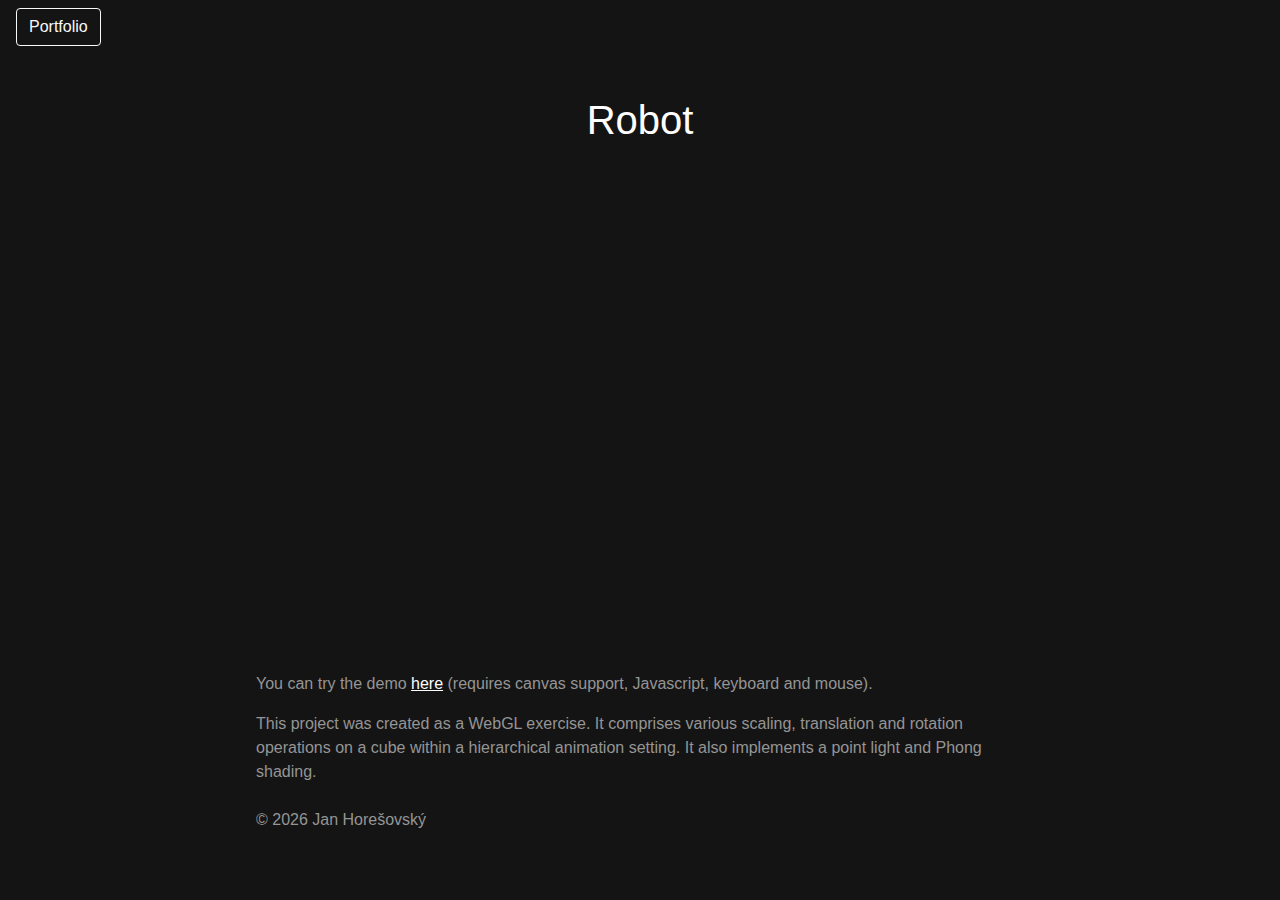
<file: robot.html>
<!DOCTYPE html>
<html lang="en">
  <head>
    <!-- Required meta tags -->
    <meta charset="utf-8" />
    <meta
      name="viewport"
      content="width=device-width, initial-scale=1, shrink-to-fit=no"
    />

    <!-- Bootstrap CSS -->
    <link
      rel="stylesheet"
      href="https://stackpath.bootstrapcdn.com/bootstrap/4.4.1/css/bootstrap.min.css"
      integrity="sha384-Vkoo8x4CGsO3+Hhxv8T/Q5PaXtkKtu6ug5TOeNV6gBiFeWPGFN9MuhOf23Q9Ifjh"
      crossorigin="anonymous"
    />

    <!-- FontAwesome Icons -->
    <link
      rel="stylesheet"
      href="https://use.fontawesome.com/releases/v5.7.0/css/all.css"
      integrity="sha384-lZN37f5QGtY3VHgisS14W3ExzMWZxybE1SJSEsQp9S+oqd12jhcu+A56Ebc1zFSJ"
      crossorigin="anonymous"
    />

    <!-- custom CSS -->
    <link rel="stylesheet" href="css/common.css" />
    <link rel="stylesheet" href="css/project_page.css" />

    <title>Robot</title>
  </head>
  <body class="bg-primary">
    <div class="container-fluid resume-section p-3 p-lg-5 mx-auto">
      <nav class="navbar fixed-top navbar-custom">
        <a
          href="index.html"
          class="btn btn-outline-light text-light mb-3 unstyled"
          role="button"
        >
          <i class="fas fa-chevron-left"></i> Portfolio
        </a>
      </nav>

      <div class="page-content mx-auto">
        <h1 class="text-center title-style mb-5">Robot</h1>

        <div
          class="
            embed-responsive embed-responsive-16by9
            m-5
            youtube-embed
            mx-auto
          "
          id="title-video"
        >
          <iframe
            width="560"
            height="315"
            src="https://www.youtube.com/embed/dj_ROftNkqU"
            frameborder="0"
            allow="accelerometer; autoplay; encrypted-media; gyroscope; picture-in-picture"
            allowfullscreen
          ></iframe>
        </div>

        <p>
          You can try the demo
          <a href="robot_demo/robot.html">here</a> (requires canvas support,
          Javascript, keyboard and mouse).
        </p>

        <p>
          This project was created as a WebGL exercise. It comprises various
          scaling, translation and rotation operations on a cube within a
          hierarchical animation setting. It also implements a point light and
          Phong shading.
        </p>

        <footer class="mt-4">
          &copy; <span id="year">2020</span> Jan Horešovský
        </footer>
      </div>
    </div>

    <script>
      document.getElementById("year").innerHTML = new Date().getFullYear();
    </script>
  </body>
</html>
</file>
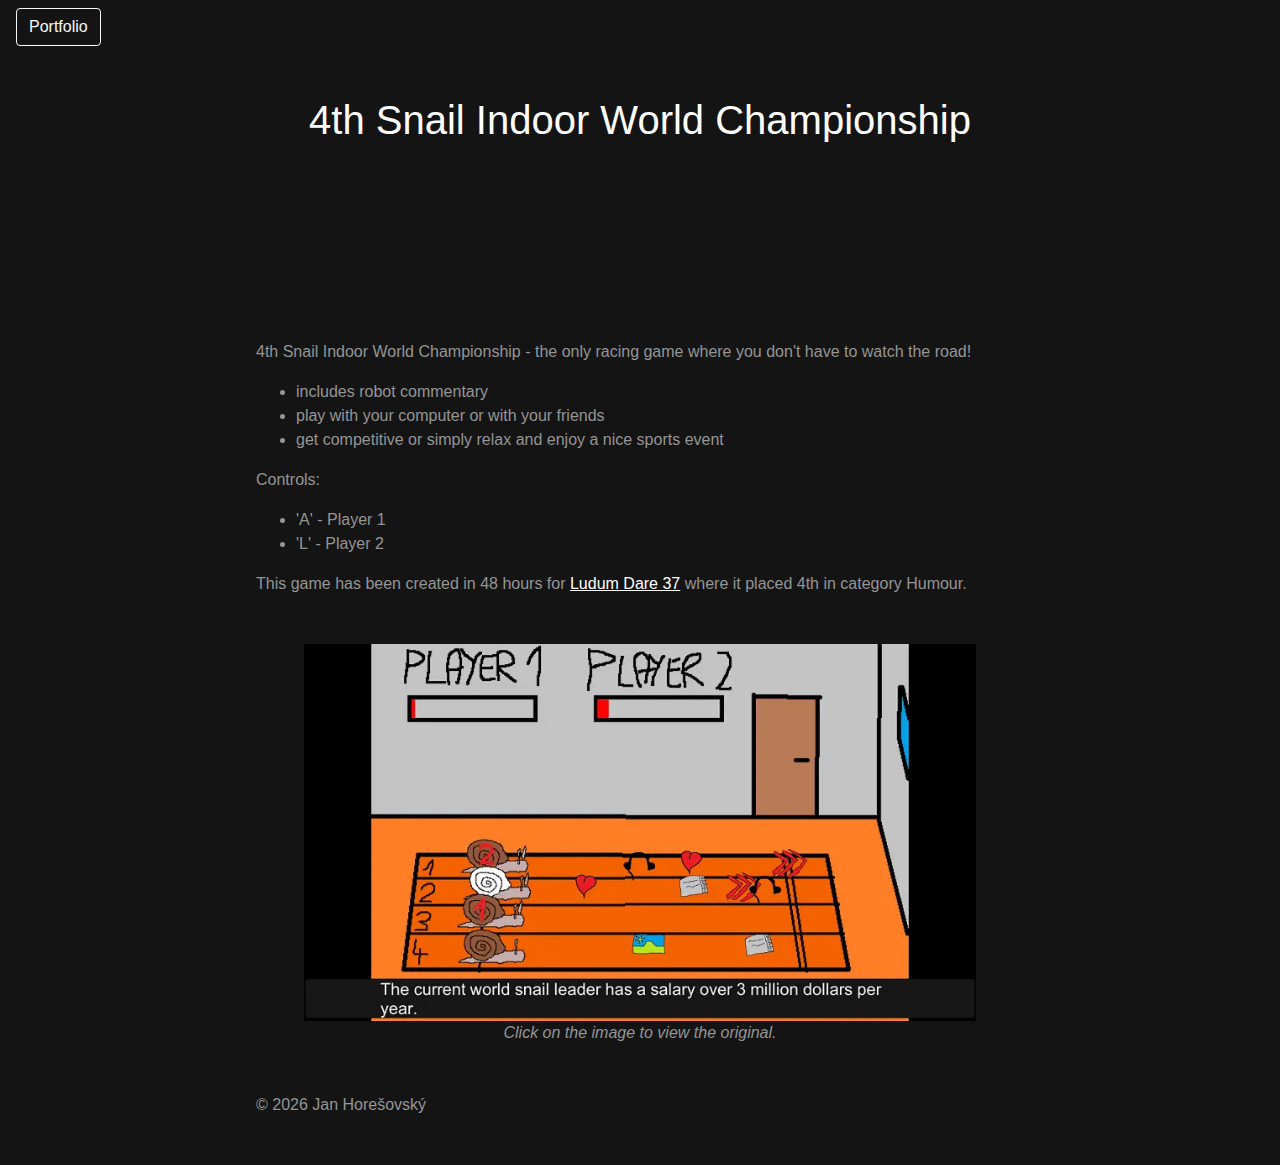
<file: snails.html>
<!DOCTYPE html>
<html lang="en">
  <head>
    <!-- Required meta tags -->
    <meta charset="utf-8" />
    <meta
      name="viewport"
      content="width=device-width, initial-scale=1, shrink-to-fit=no"
    />

    <!-- Bootstrap CSS -->
    <link
      rel="stylesheet"
      href="https://stackpath.bootstrapcdn.com/bootstrap/4.4.1/css/bootstrap.min.css"
      integrity="sha384-Vkoo8x4CGsO3+Hhxv8T/Q5PaXtkKtu6ug5TOeNV6gBiFeWPGFN9MuhOf23Q9Ifjh"
      crossorigin="anonymous"
    />

    <!-- FontAwesome Icons -->
    <link
      rel="stylesheet"
      href="https://use.fontawesome.com/releases/v5.7.0/css/all.css"
      integrity="sha384-lZN37f5QGtY3VHgisS14W3ExzMWZxybE1SJSEsQp9S+oqd12jhcu+A56Ebc1zFSJ"
      crossorigin="anonymous"
    />

    <!-- custom CSS -->
    <link rel="stylesheet" href="css/common.css" />
    <link rel="stylesheet" href="css/project_page.css" />

    <title>4th Snail Indoor World Championship</title>
  </head>
  <body class="bg-primary">
    <div class="container-fluid resume-section p-3 p-lg-5 mx-auto">
      <nav class="navbar fixed-top navbar-custom">
        <a
          href="index.html"
          class="btn btn-outline-light text-light mb-3 unstyled"
          role="button"
        >
          <i class="fas fa-chevron-left"></i> Portfolio
        </a>
      </nav>

      <div class="page-content mx-auto">
        <h1 class="text-center title-style mb-4">
          4th Snail Indoor World Championship
        </h1>

        <div class="text-center">
          <iframe
            src="https://itch.io/embed/104315?linkback=true&amp;border_width=0&amp;bg_color=141414&amp;fg_color=959595&amp;link_color=fa5c5c&amp;border_color=363636"
            width="206"
            height="165"
            frameborder="0"
          >
            <a href="https://hores.itch.io/4th-snail-indoor-world-championship"
              >4th Snail Indoor World Championship by Hores</a
            >
          </iframe>
        </div>

        <p>
          4th Snail Indoor World Championship - the only racing game where you
          don't have to watch the road!
        </p>

        <ul>
          <li>includes robot commentary</li>
          <li>play with your computer or with your friends</li>
          <li>get competitive or simply relax and enjoy a nice sports event</li>
        </ul>

        <p>Controls:</p>

        <ul>
          <li>'A' - Player 1</li>
          <li>'L' - Player 2</li>
        </ul>

        <p>
          This game has been created in 48 hours for
          <a
            href="http://ludumdare.com/compo/ludum-dare-37/?action=preview&uid=125173"
            >Ludum Dare 37</a
          >
          where it placed 4th in category Humour.
        </p>

        <div class="m-5 text-center">
          <a href="img/snails/illustration/original.png">
            <img
              src="img/snails/illustration/1366.webp"
              sizes="(min-width: 1400px) 50vw, (min-width: 800px) 60vw, 100vw"
              srcset="
                img/snails/illustration/1366.webp 1366w,
                img/snails/illustration/1200.webp 1200w,
                img/snails/illustration/800.webp   800w,
                img/snails/illustration/600.webp   600w,
                img/snails/illustration/400.webp   400w
              "
              alt="A screenshot from 4th Snail Indoor World Championship"
            />
          </a>
          <p><i>Click on the image to view the original.</i></p>
        </div>

        <footer class="mt-4">
          &copy; <span id="year">2020</span> Jan Horešovský
        </footer>
      </div>
    </div>

    <script>
      document.getElementById("year").innerHTML = new Date().getFullYear();
    </script>
  </body>
</html>
</file>
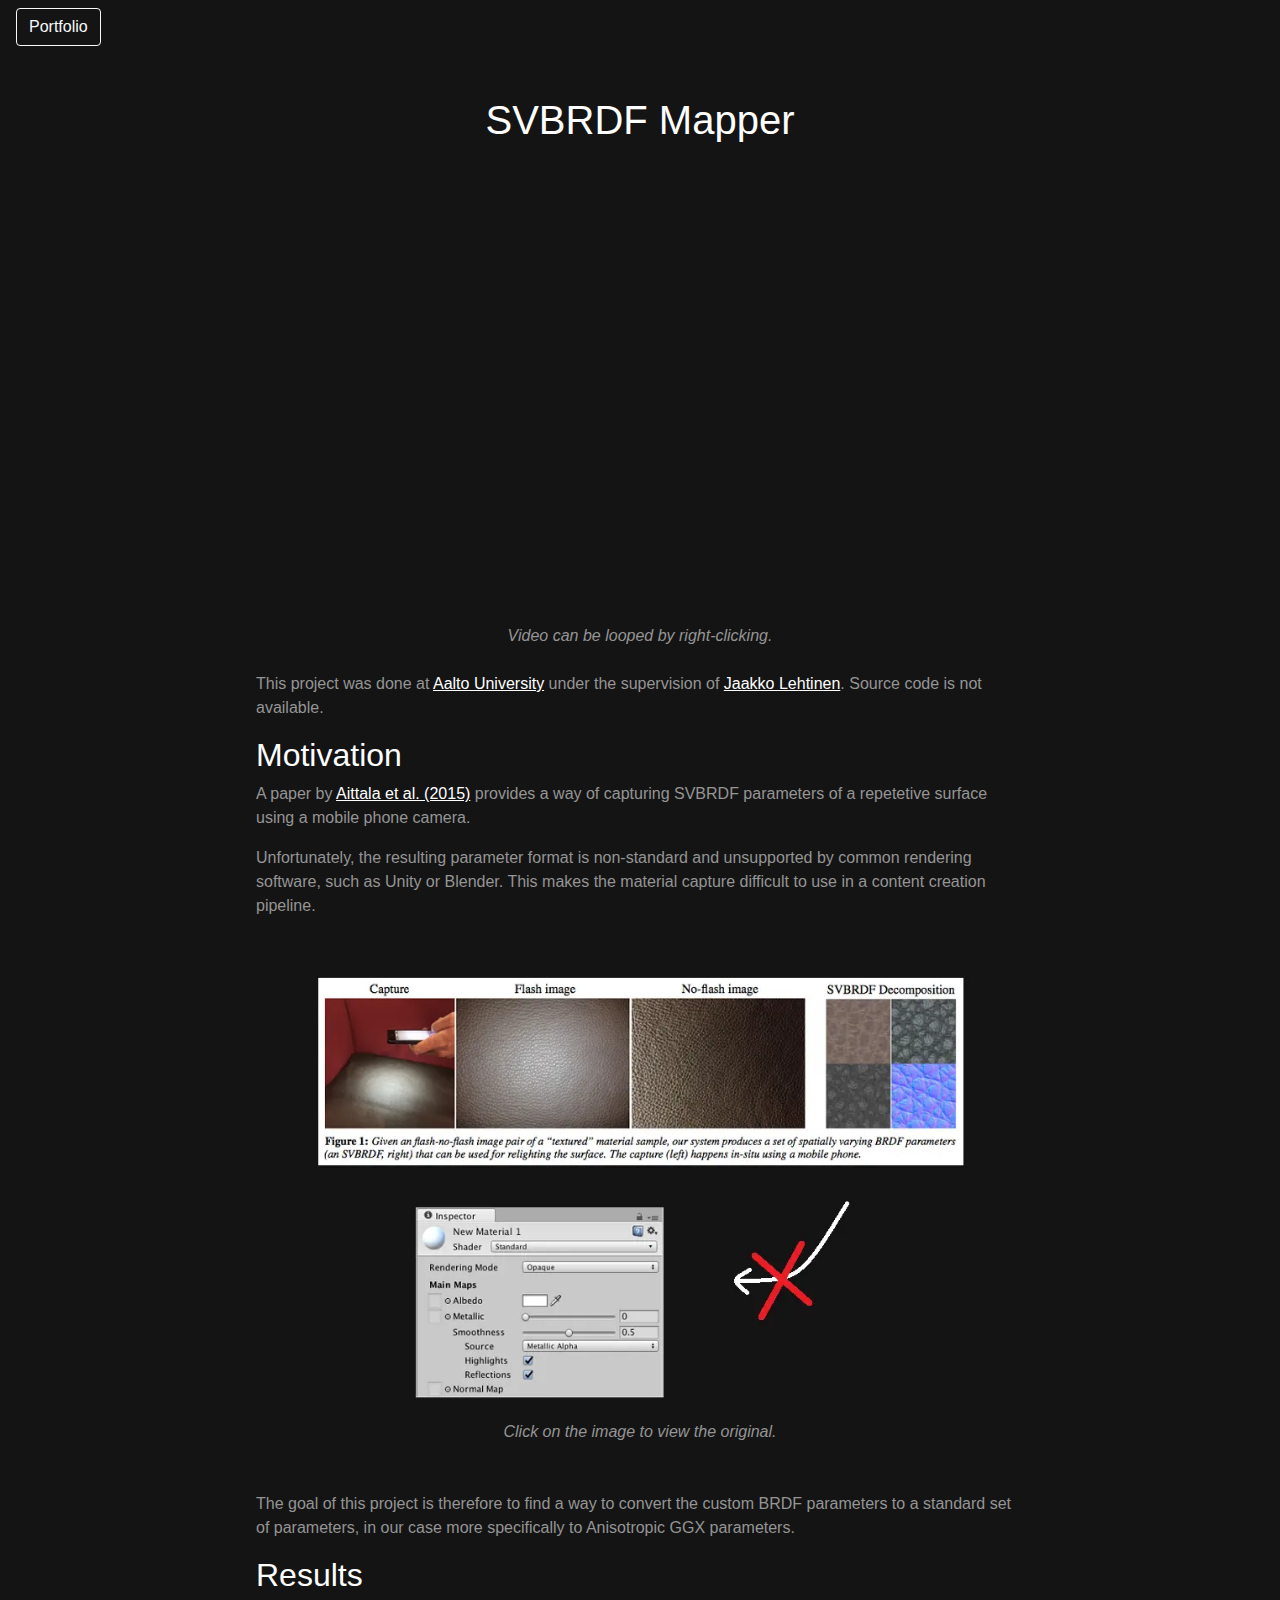
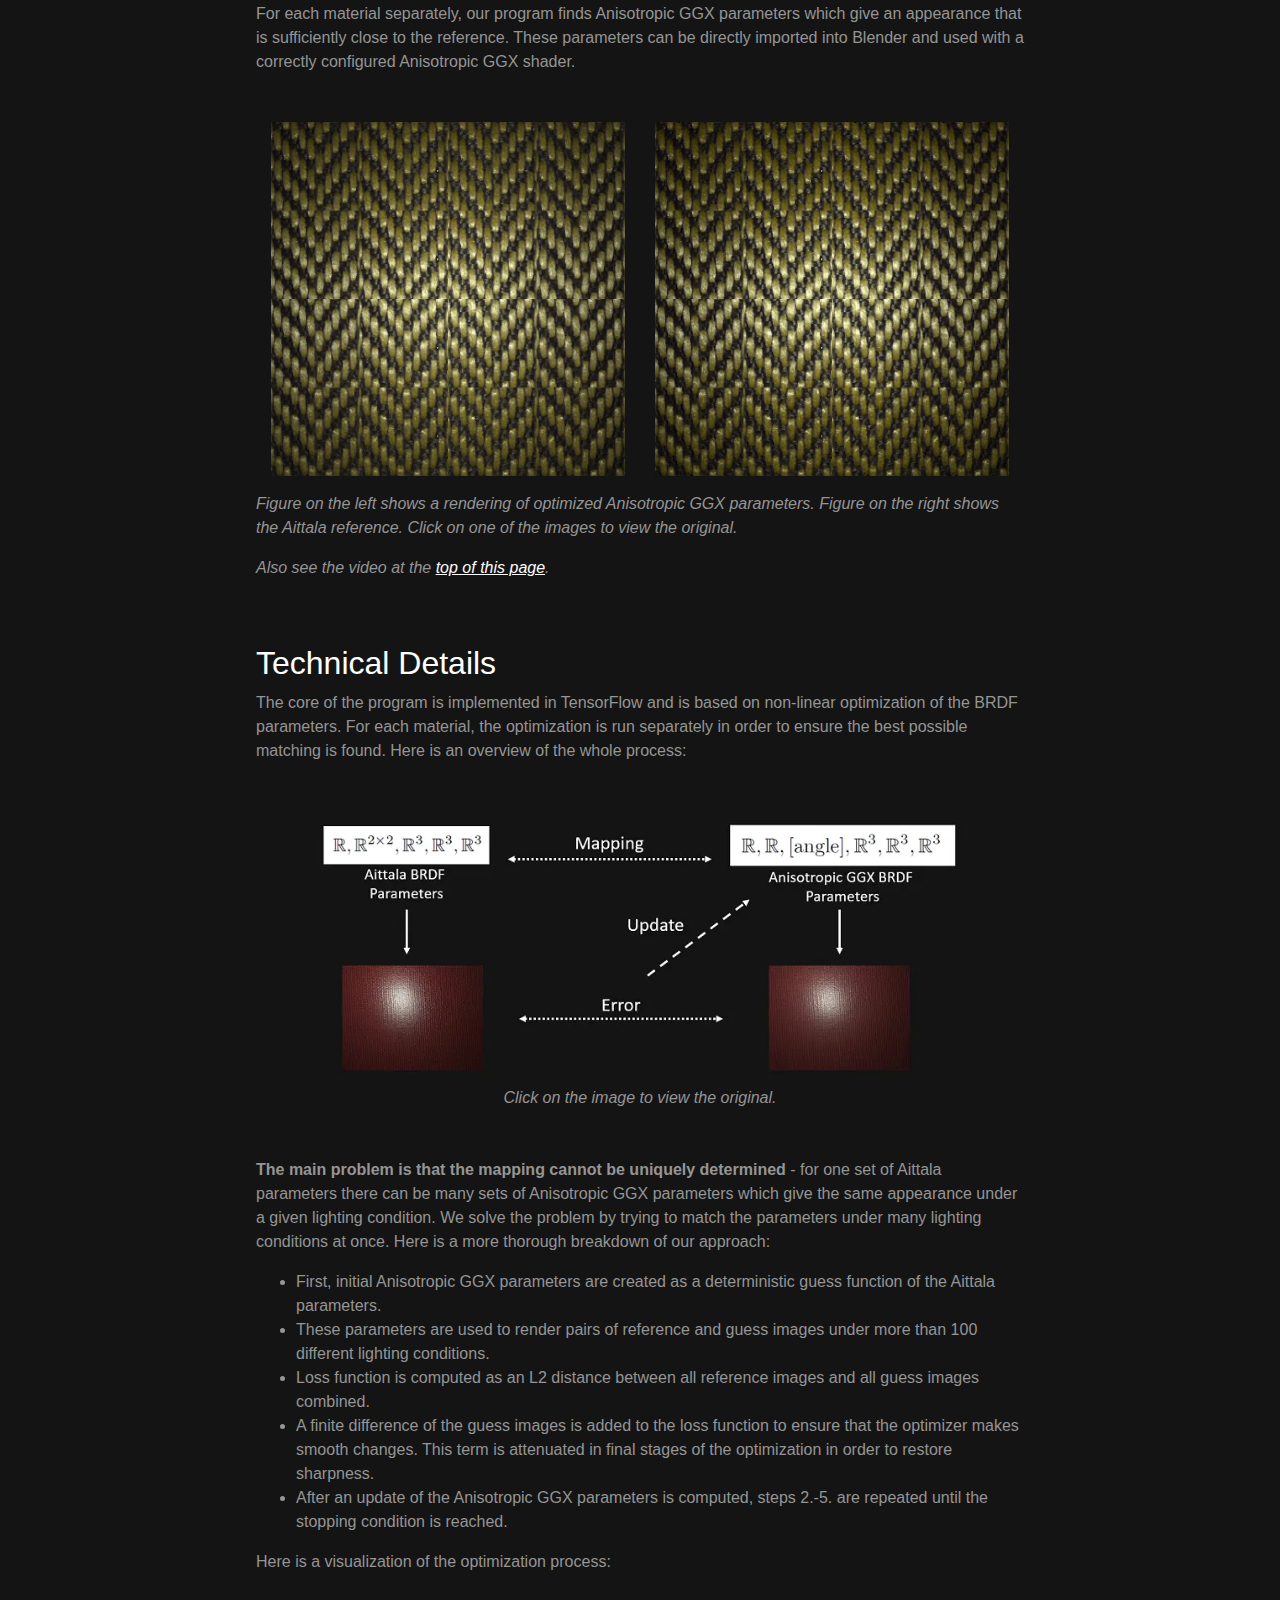
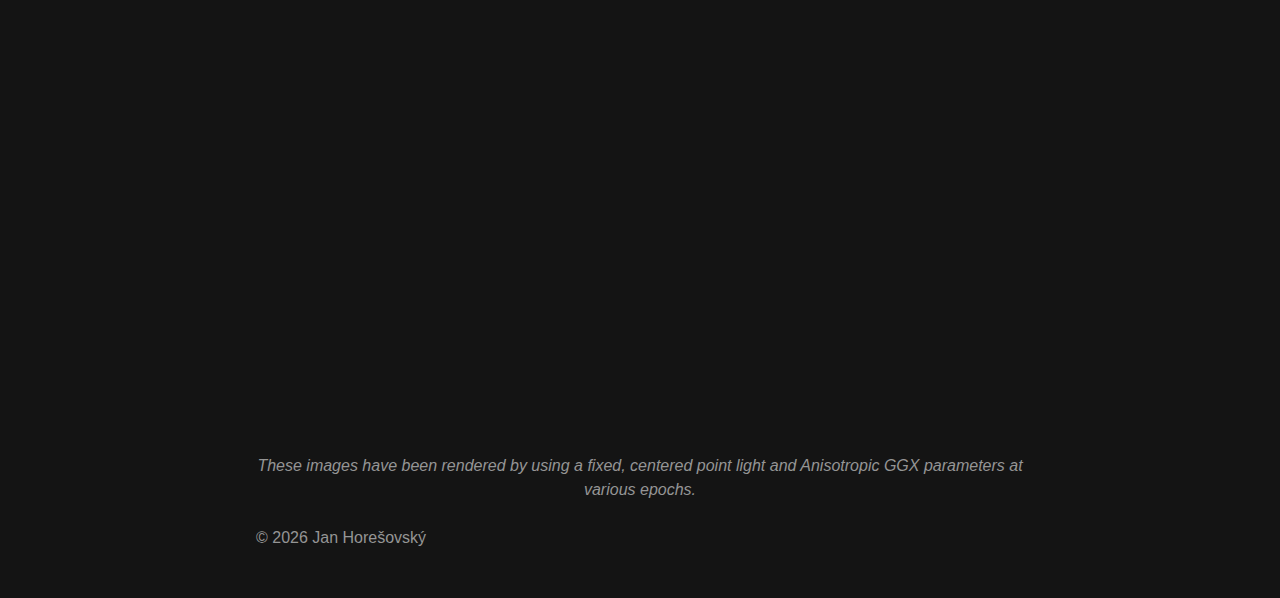
<file: svbrdf-mapper.html>
<!DOCTYPE html>
<html lang="en">
  <head>
    <!-- Required meta tags -->
    <meta charset="utf-8" />
    <meta
      name="viewport"
      content="width=device-width, initial-scale=1, shrink-to-fit=no"
    />

    <!-- Bootstrap CSS -->
    <link
      rel="stylesheet"
      href="https://stackpath.bootstrapcdn.com/bootstrap/4.4.1/css/bootstrap.min.css"
      integrity="sha384-Vkoo8x4CGsO3+Hhxv8T/Q5PaXtkKtu6ug5TOeNV6gBiFeWPGFN9MuhOf23Q9Ifjh"
      crossorigin="anonymous"
    />

    <!-- FontAwesome Icons -->
    <link
      rel="stylesheet"
      href="https://use.fontawesome.com/releases/v5.7.0/css/all.css"
      integrity="sha384-lZN37f5QGtY3VHgisS14W3ExzMWZxybE1SJSEsQp9S+oqd12jhcu+A56Ebc1zFSJ"
      crossorigin="anonymous"
    />

    <!-- custom CSS -->
    <link rel="stylesheet" href="css/common.css" />
    <link rel="stylesheet" href="css/project_page.css" />

    <title>SVBRDF Mapper</title>
  </head>
  <body class="bg-primary">
    <div class="container-fluid resume-section p-3 p-lg-5 mx-auto">
      <nav class="navbar fixed-top navbar-custom">
        <a
          href="index.html"
          class="btn btn-outline-light text-light mb-3 unstyled"
          role="button"
        >
          <i class="fas fa-chevron-left"></i> Portfolio
        </a>
      </nav>

      <div class="page-content mx-auto">
        <h1 class="text-center title-style">SVBRDF Mapper</h1>
        <div
          class="
            embed-responsive embed-responsive-16by9
            mx-5
            mt-5
            youtube-embed
            mx-auto
          "
          id="title-video"
        >
          <iframe
            class="embed-responsive-item"
            width="560"
            height="315"
            src="https://www.youtube.com/embed/vnJRswsbSrc"
            allow="accelerometer; autoplay; encrypted-media; gyroscope; picture-in-picture"
            allowfullscreen
          ></iframe>
        </div>
        <p class="text-center mb-4">
          <i>Video can be looped by right-clicking.</i>
        </p>

        <p>
          This project was done at
          <a href="https://www.aalto.fi/en">Aalto University</a> under the
          supervision of
          <a href="https://users.aalto.fi/~lehtinj7/">Jaakko Lehtinen</a>.
          Source code is not available.
        </p>

        <h2 class="title-style">Motivation</h2>
        <p>
          A paper by
          <a
            href="https://mediatech.aalto.fi/publications/graphics/TwoShotSVBRDF/"
            >Aittala et al. (2015)</a
          >
          provides a way of capturing SVBRDF parameters of a repetetive surface
          using a mobile phone camera.
        </p>
        <p>
          Unfortunately, the resulting parameter format is non-standard and
          unsupported by common rendering software, such as Unity or Blender.
          This makes the material capture difficult to use in a content creation
          pipeline.
        </p>

        <div class="m-5 text-center">
          <a href="img/svbrdf_mapper/motivation/original.png">
            <img
              src="img/svbrdf_mapper/motivation/800.webp"
              sizes="(min-width: 1400px) 50vw, (min-width: 800px) 60vw, 100vw"
              srcset="
                img/svbrdf_mapper/motivation/800.webp 800w,
                img/svbrdf_mapper/motivation/600.webp 600w,
                img/svbrdf_mapper/motivation/400.webp 400w
              "
              alt="Illustration of the motivation"
            />
          </a>
          <p><i>Click on the image to view the original.</i></p>
        </div>

        <p>
          The goal of this project is therefore to find a way to convert the
          custom BRDF parameters to a standard set of parameters, in our case
          more specifically to Anisotropic GGX parameters.
        </p>

        <h2 class="title-style">Results</h2>
        <p>
          For each material separately, our program finds Anisotropic GGX
          parameters which give an appearance that is sufficiently close to the
          reference. These parameters can be directly imported into Blender and
          used with a correctly configured Anisotropic GGX shader.
        </p>

        <div class="row m-5 youtube-embed mx-auto">
          <div class="col-sm-6 mb-3">
            <a href="img/svbrdf_mapper/result_final/original.png">
              <img
                src="img/svbrdf_mapper/result_final/768.webp"
                sizes="(min-width: 1400px) 50vw, (min-width: 800px) 60vw, 100vw"
                srcset="
                  img/svbrdf_mapper/result_final/768.webp 768w,
                  img/svbrdf_mapper/result_final/600.webp 600w,
                  img/svbrdf_mapper/result_final/400.webp 400w
                "
                alt="Rendering of the optimized Anisotropic GGX parameters."
              />
            </a>
          </div>
          <div class="col-sm-6 mb-3">
            <a href="img/svbrdf_mapper/result_ref/original.png">
              <img
                src="img/svbrdf_mapper/result_ref/768.webp"
                sizes="(min-width: 1400px) 50vw, (min-width: 800px) 60vw, 100vw"
                srcset="
                  img/svbrdf_mapper/result_ref/768.webp 768w,
                  img/svbrdf_mapper/result_ref/600.webp 600w,
                  img/svbrdf_mapper/result_ref/400.webp 400w
                "
                alt="Rendering of the reference Aittala parameters."
              />
            </a>
          </div>
          <span class="d-block d-sm-none">
            <p>
              <i
                >Upper figure shows a rendering of optimized Anisotropic GGX
                parameters. Lower figure shows the Aittala reference. Click on
                one of the images to view the original.</i
              >
            </p>
          </span>
          <span class="d-none d-sm-block">
            <p>
              <i
                >Figure on the left shows a rendering of optimized Anisotropic
                GGX parameters. Figure on the right shows the Aittala reference.
                Click on one of the images to view the original.</i
              >
            </p>
          </span>
          <p>
            <i
              >Also see the video at the
              <a href="#title-video">top of this page</a>.</i
            >
          </p>
        </div>

        <h2 class="title-style">Technical Details</h2>
        <p>
          The core of the program is implemented in TensorFlow and is based on
          non-linear optimization of the BRDF parameters. For each material, the
          optimization is run separately in order to ensure the best possible
          matching is found. Here is an overview of the whole process:
        </p>

        <div class="m-5 text-center">
          <a href="img/svbrdf_mapper/schema/original.png">
            <img
              src="img/svbrdf_mapper/schema/1197.webp"
              sizes="(min-width: 1400px) 50vw, (min-width: 800px) 60vw, 100vw"
              srcset="
                img/svbrdf_mapper/schema/1197.webp 1197w,
                img/svbrdf_mapper/schema/800.webp   800w,
                img/svbrdf_mapper/schema/600.webp   600w,
                img/svbrdf_mapper/schema/400.webp   400w
              "
              alt="Illustration schema of the implementation."
            />
          </a>
          <p><i>Click on the image to view the original.</i></p>
        </div>

        <p>
          <b
            >The main problem is that the mapping cannot be uniquely
            determined</b
          >
          - for one set of Aittala parameters there can be many sets of
          Anisotropic GGX parameters which give the same appearance under a
          given lighting condition. We solve the problem by trying to match the
          parameters under many lighting conditions at once. Here is a more
          thorough breakdown of our approach:
        </p>
        <ul>
          <li>
            First, initial Anisotropic GGX parameters are created as a
            deterministic guess function of the Aittala parameters.
          </li>
          <li>
            These parameters are used to render pairs of reference and guess
            images under more than 100 different lighting conditions.
          </li>
          <li>
            Loss function is computed as an L2 distance between all reference
            images and all guess images combined.
          </li>
          <li>
            A finite difference of the guess images is added to the loss
            function to ensure that the optimizer makes smooth changes. This
            term is attenuated in final stages of the optimization in order to
            restore sharpness.
          </li>
          <li>
            After an update of the Anisotropic GGX parameters is computed, steps
            2.-5. are repeated until the stopping condition is reached.
          </li>
        </ul>

        <p>Here is a visualization of the optimization process:</p>

        <div
          class="
            embed-responsive embed-responsive-16by9
            mt-5
            mx-5
            youtube-embed
            mx-auto
          "
        >
          <iframe
            width="560"
            height="315"
            src="https://www.youtube.com/embed/c_SDihVpCWI"
            allow="accelerometer; autoplay; encrypted-media; gyroscope; picture-in-picture"
            allowfullscreen
          ></iframe>
        </div>
        <p class="text-center">
          <i
            >These images have been rendered by using a fixed, centered point
            light and Anisotropic GGX parameters at various epochs.</i
          >
        </p>

        <footer class="mt-4">
          &copy; <span id="year">2020</span> Jan Horešovský
        </footer>
      </div>
    </div>

    <script>
      document.getElementById("year").innerHTML = new Date().getFullYear();
    </script>
  </body>
</html>
</file>
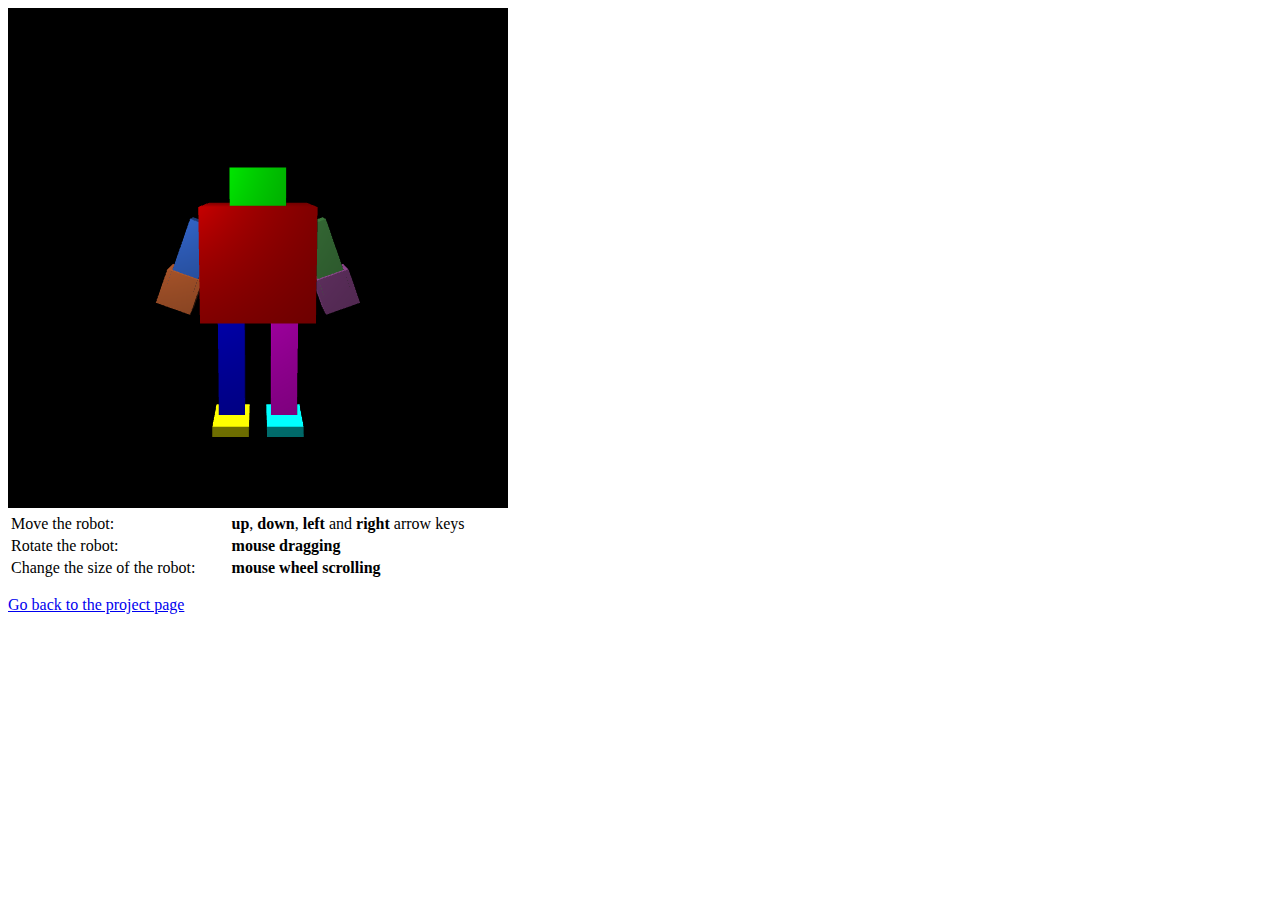
<file: robot_demo/robot.html>
<!DOCTYPE html>
<html lang="en">
	<head>
		<meta charset="utf-8" />
		<title>Robot</title>
	</head>

	<body onload="main()">
		<canvas id="webgl" width="500" height="500">
		Canvas not supported. Please use a browser which supports canvas.
		</canvas>
		<br>
		<table style="width:500px">
			<tr>
				<td>Move the robot:</td>
				<td><b>up</b>, <b>down</b>, <b>left</b> and <b>right</b> arrow keys</td>
			</tr>
			<tr>
				<td>Rotate the robot:</td>
				<td><b>mouse dragging</b></td>
			</tr>
			<tr>
				<td>Change the size of the robot:</td>
				<td><b>mouse wheel scrolling</b></td>
			</tr>
		</table>

		<p><a href="../robot.html">Go back to the project page</a></p>

		<script src="./lib/webgl-utils.js"></script>
		<script src="./lib/webgl-debug.js"></script>
		<script src="./lib/cuon-utils.js"></script>
		<script src="./lib/cuon-matrix.js"></script>
		<script src="./robot.js"></script>
	</body>
</html>
</file>
<file: css/common.css>
body {
    color: #959595;
    background-color: rgb(20, 20, 20);
}

a {
    color: #ffffff;
    text-decoration: underline;
}

a:hover {
    color: #ffffff;
    text-decoration: none;
}

a.unstyled {
    color: #ffffff;
    text-decoration: none;
}

a.unstyled:hover {
    color: #ffffff;
    text-decoration: none;
}

p.nospace {
    margin: 2px;
}

.bg-primary {
    background-color: rgb(20, 20, 20) !important;
}

.title-style {
    color: rgb(255, 255, 255);
}

.logo-style {
    color: rgb(255, 255, 255);
}

.btn.btn-outline-light:active,
.btn.btn-outline-light:hover,
.btn.btn-outline-light:focus {
  background-color: rgb(51, 51, 51) !important;
}

#webgl {
    width: 100%;
}
</file>
<file: css/portfolio.css>
:root {
  --sidebar-width: 25rem;
}

@media (min-width: 992px) and (min-height: 650px) {
  body {
    padding-left: var(--sidebar-width);
  }

  .side-bio {
    text-align: left;
    position: fixed;
    top: 0;
    left: 0;
    display: flex;
    flex-direction: column;
    width: var(--sidebar-width);
    height: 100vh;
  }

  .project-pointer {
    visibility: hidden;
  }
}

.img-profile {
  max-width: 15rem;
}

.item-thumbnail {
  max-width: 15rem;
  padding: 0.2rem;
  width: 100%;
}

/* --------------------- */
@media (min-width: 1400px) {
  .item-style {
    max-width: 50vw;
  }
}

@media (min-width: 800px) {
  .item-style {
    margin-top: 3rem;
    max-width: 75vw;
  }
}

@media (max-width: 799px) {
  .item-style {
    margin-top: 4rem;
    max-width: 100vw;
  }
}
/* --------------------- */
</file>
<file: css/project_page.css>
/* --------------------- */
/* Page content widths should correspond to image sizes in the HTML file. */
@media (min-width: 1400px) {
  .page-content {
    max-width: 50vw;
  }
}

@media (min-width: 800px) {
  .page-content {
    margin-top: 3rem;
    max-width: 60vw;
  }
}

@media (max-width: 799px) {
  .page-content {
    margin-top: 4rem;
    max-width: 100vw;
  }
}
/* --------------------- */

img {
  max-width: 50rem;
  width: 100%;
}

.youtube-embed {
  max-width: 50rem;
  width: 100%;
}

.navbar-custom {
  background-color: rgb(20, 20, 20);
  height: 3.5rem;
}
</file>
